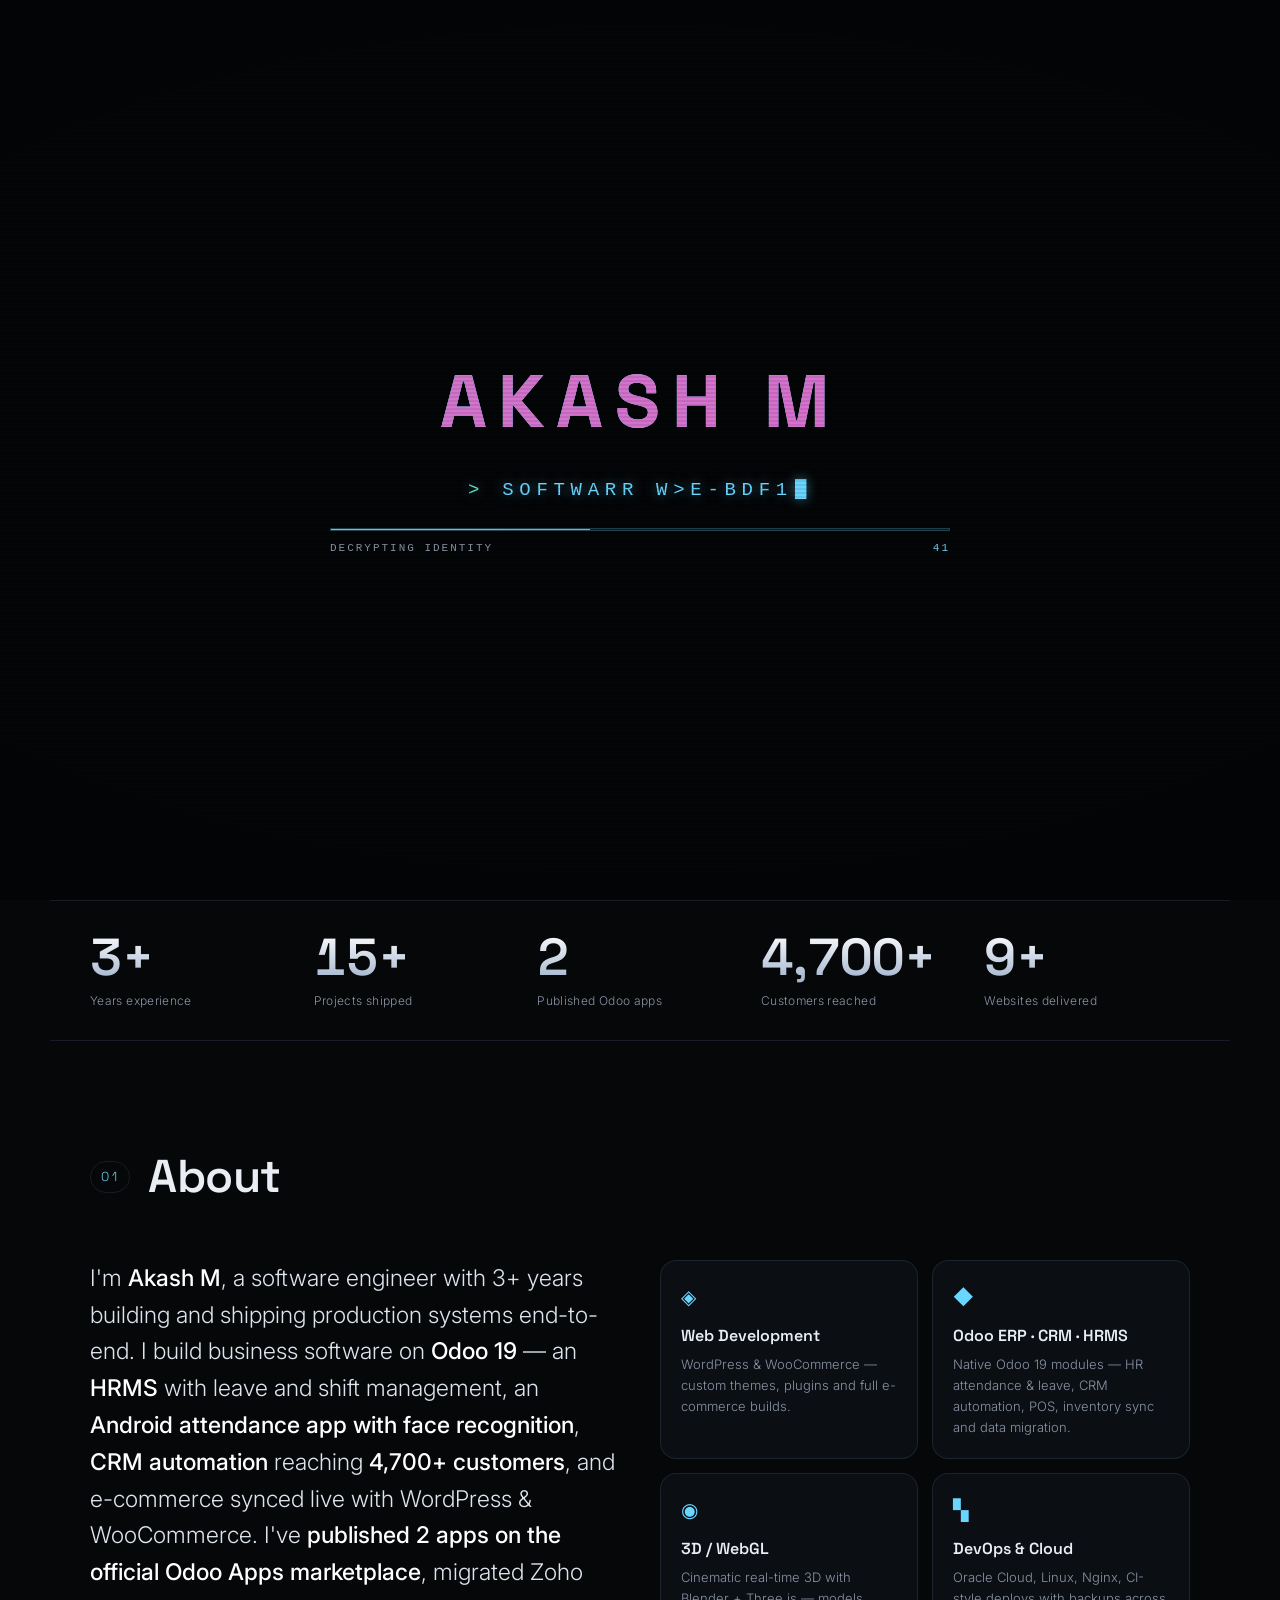
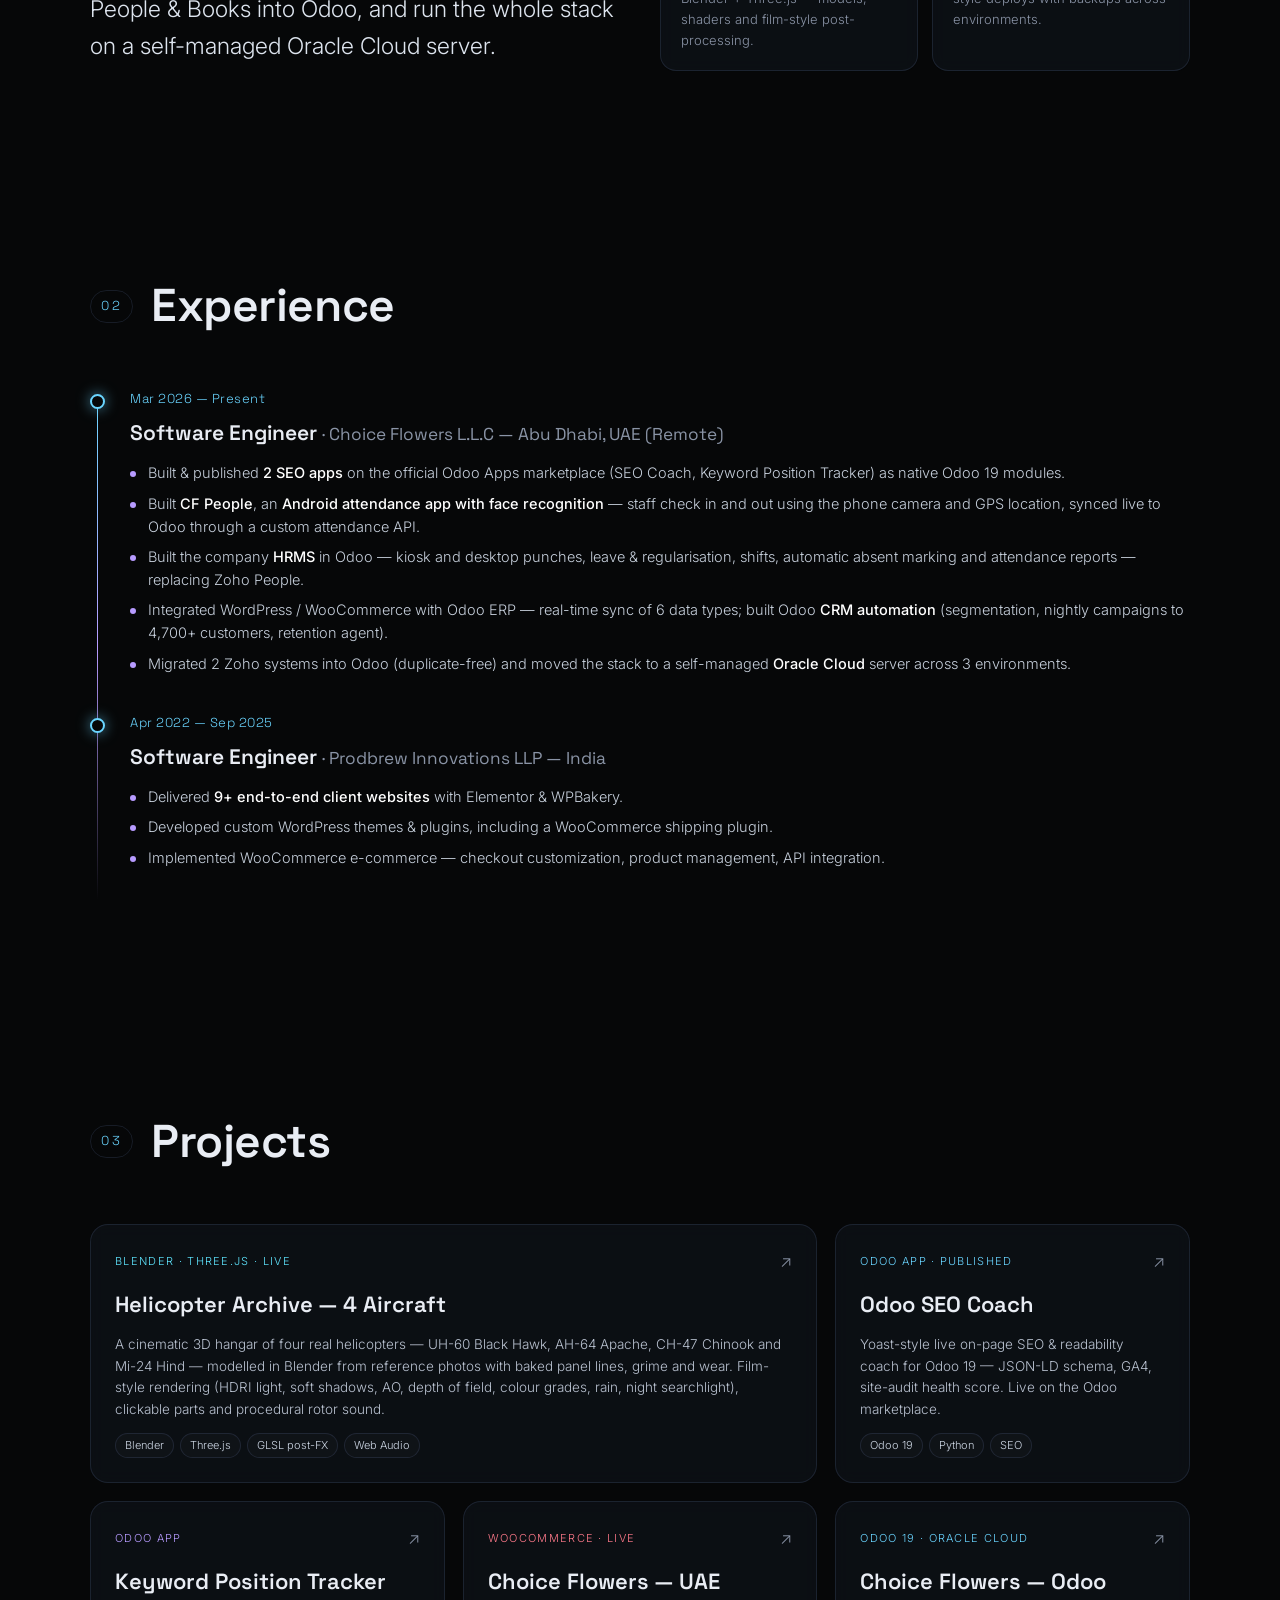
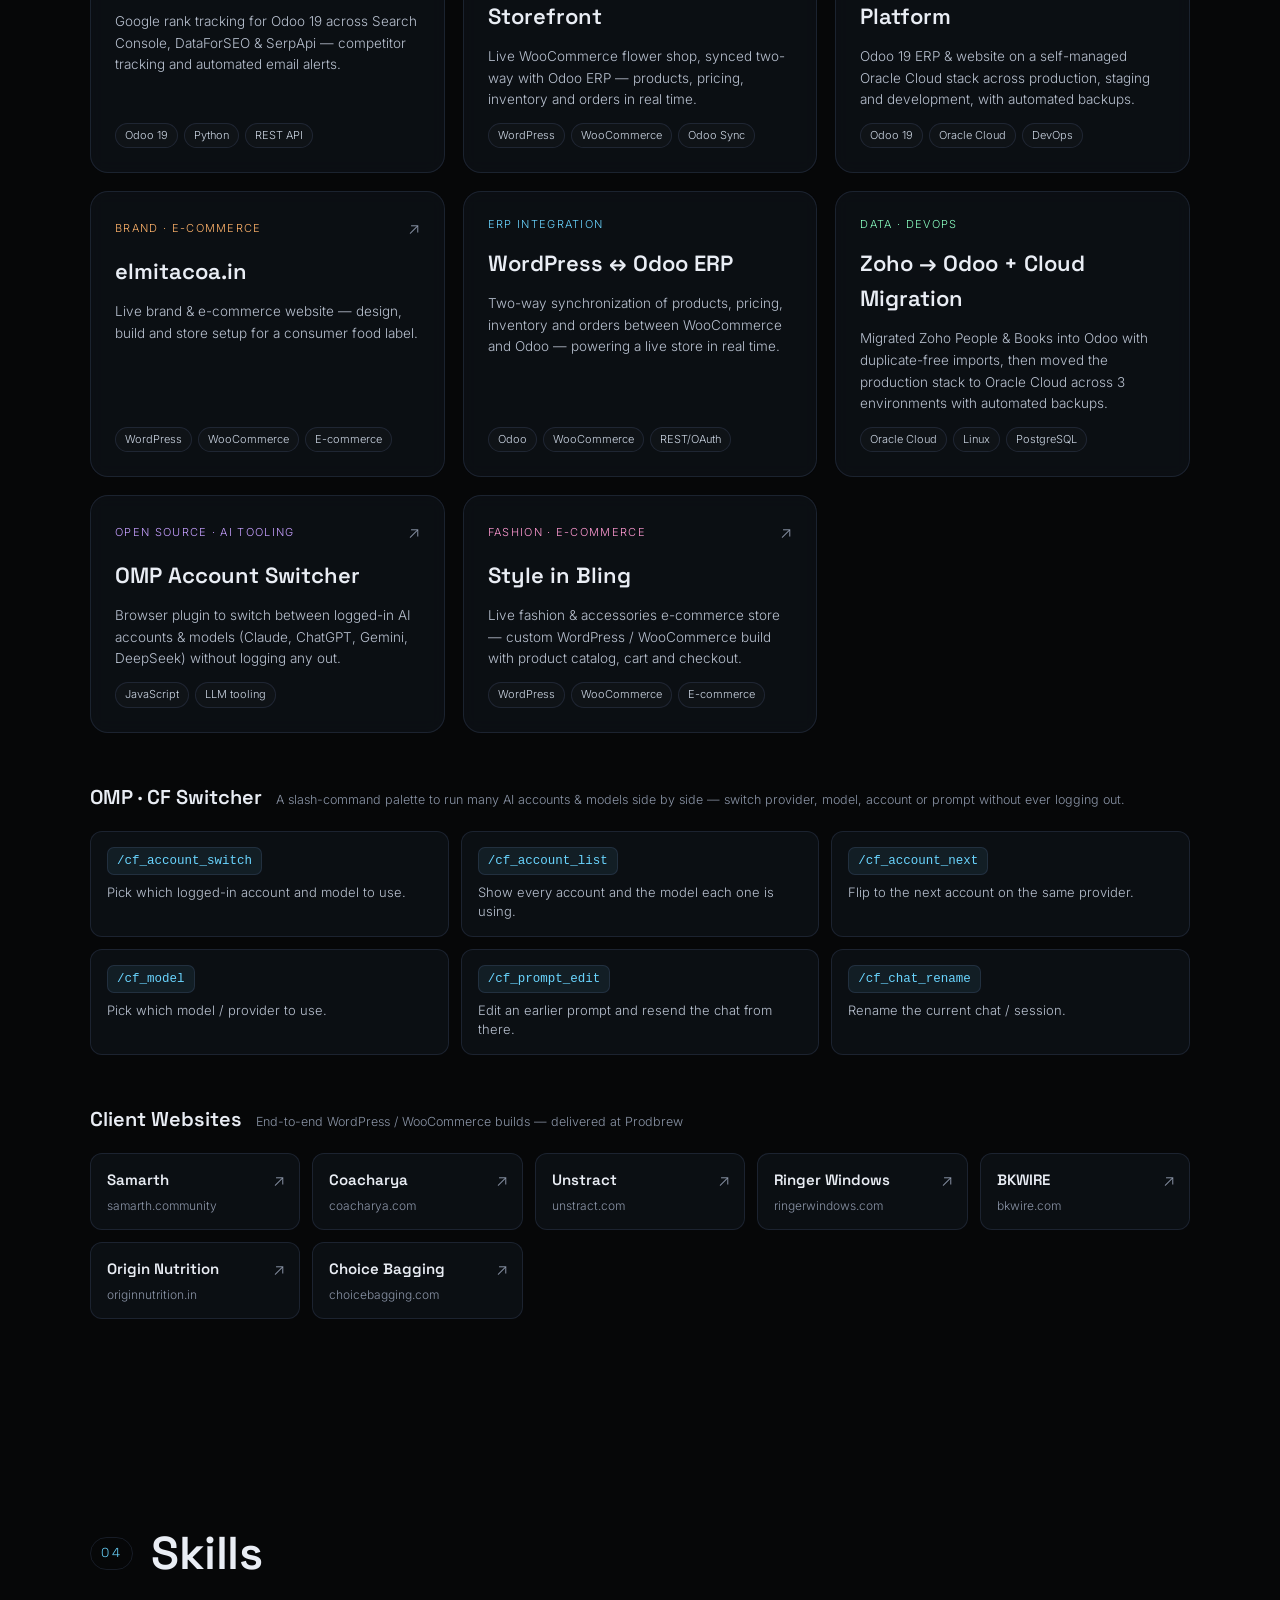
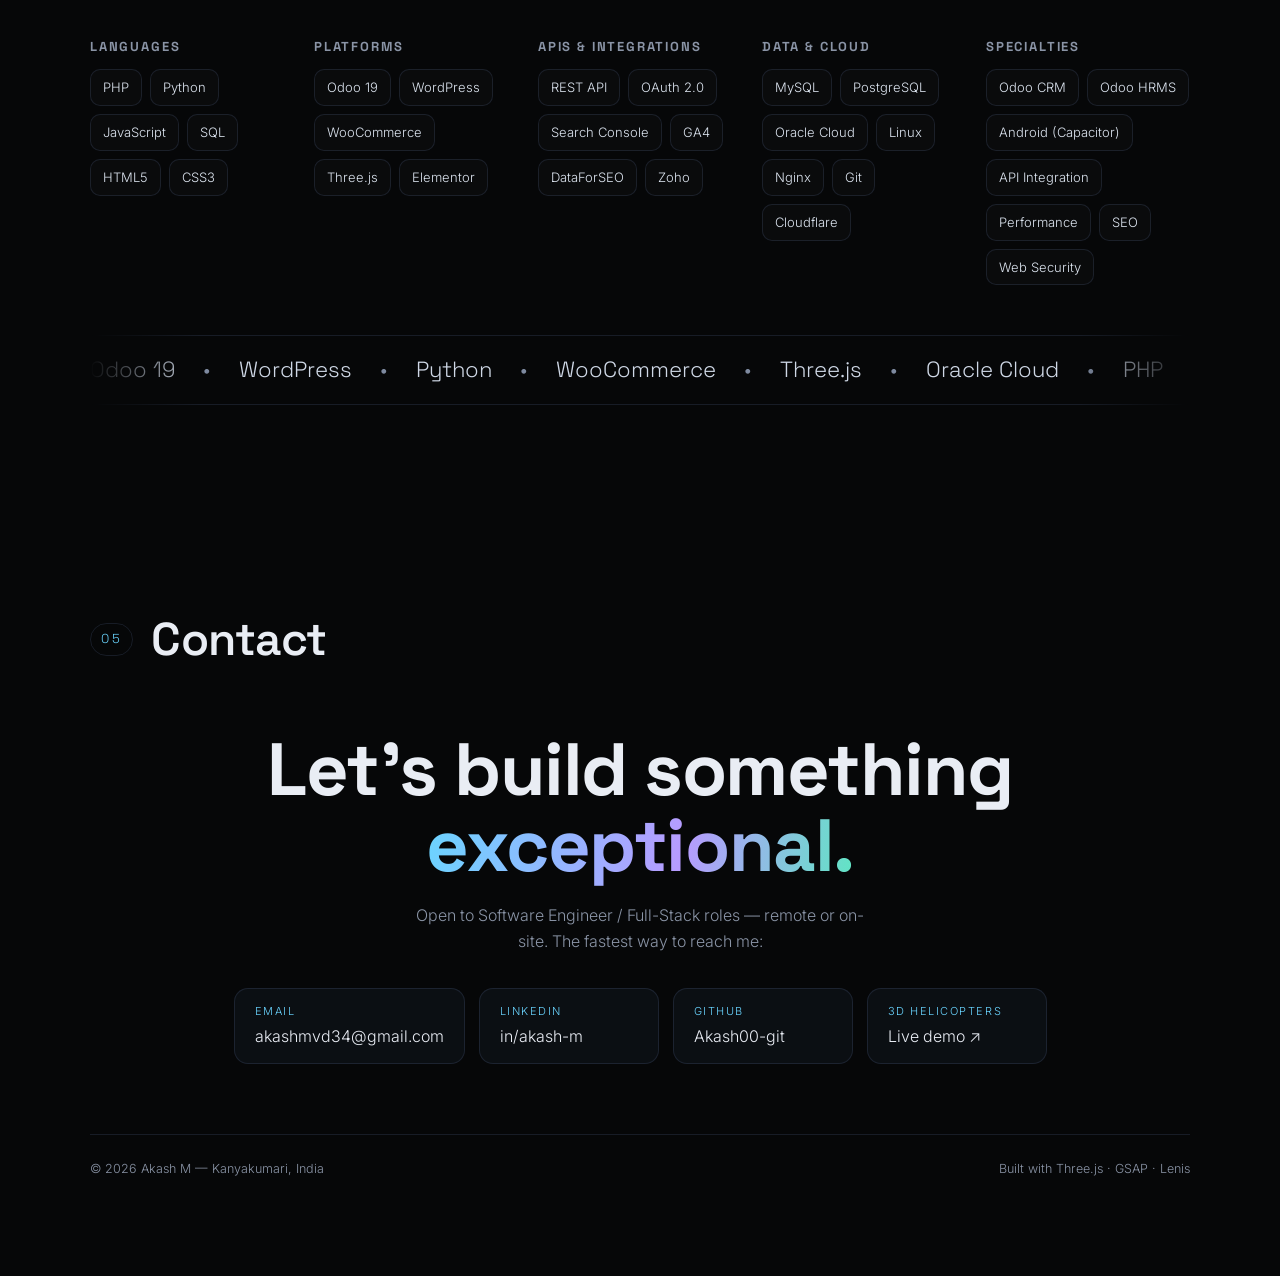
<file: index.html>
<!doctype html>
<html lang="en">
<head>
<meta charset="utf-8" />
<meta name="viewport" content="width=device-width, initial-scale=1" />
<title>Akash M — Software Engineer · Full-Stack & Odoo ERP · CRM · HRMS Developer</title>
<meta name="description" content="Akash M — Software Engineer building production web & ERP systems on Odoo 19 (CRM, HRMS, e-commerce), WordPress and WooCommerce, plus interactive 3D/WebGL experiences." />
<link rel="preconnect" href="https://fonts.googleapis.com">
<link rel="preconnect" href="https://fonts.gstatic.com" crossorigin>
<link href="https://fonts.googleapis.com/css2?family=Space+Grotesk:wght@400;500;600;700&family=Inter:wght@300;400;500;600&display=swap" rel="stylesheet">
<link rel="stylesheet" href="./css/styles.css?v=6" />
<script type="importmap">
{ "imports": { "three": "./vendor/three.module.js" } }
</script>
</head>
<body>
  <!-- scroll progress -->
  <div id="progress"></div>

  <!-- WebGL hero background -->
  <canvas id="bg"></canvas>
  <div class="grain"></div>

  <!-- preloader -->
  <div id="loader">
    <div class="boot">
      <div class="boot-name" id="bootName" data-text="AKASH M">AKASH&nbsp;M</div>
      <div class="boot-sub"><span class="boot-caret">&gt;</span> <span class="boot-decode" id="bootDecode">AKASH M</span><span class="boot-cur">&#9608;</span></div>
      <div class="boot-bar"><div class="boot-fill" id="bootFill"></div></div>
      <div class="boot-meta"><span id="bootStatus">AWAITING INPUT</span><span class="boot-pct" id="loaderPct">00</span></div>
      <div class="boot-hint" id="bootHint">&#9654; CLICK TO INITIALIZE</div>
    </div>
    <div class="scanlines"></div>
  </div>

  <!-- NAV -->
  <header id="nav">
    <a href="#home" class="brand" data-nav>Akash<span>.</span>M</a>
    <nav class="menu" id="menu">
      <a href="#home" data-nav class="active">Home</a>
      <a href="#about" data-nav>About</a>
      <a href="#experience" data-nav>Experience</a>
      <a href="#projects" data-nav>Projects</a>
      <a href="#skills" data-nav>Skills</a>
      <a href="#contact" data-nav>Contact</a>
    </nav>
    <div class="nav-right">
      <button id="sound" class="sound" title="Sound"><span class="eq"><i></i><i></i><i></i></span></button>
      <a href="./assets/Akash_M.pdf" class="btn btn-sm" target="_blank">Résumé</a>
      <button id="burger" class="burger" aria-label="Menu"><span></span><span></span></button>
    </div>
  </header>

  <main>
    <!-- HERO -->
    <section id="home" class="hero">
      <div class="hero-grid">
        <div class="hero-text reveal">
          <div class="eyebrow"><span class="dot"></span> Software Engineer · Available for work</div>
          <h1 class="hero-title"><span>AKASH</span> <span class="grad">M</span></h1>
          <div class="hero-roles">
            <span class="role-static">I build</span>
            <span class="role-rotate" id="roleRotate"><b>Odoo ERP &amp; CRM systems</b></span>
          </div>
          <p class="hero-sub">Full-stack developer crafting production web &amp; ERP platforms — WordPress, WooCommerce and Odoo 19 — plus interactive 3D / WebGL experiences with Three.js. I turn messy business requirements into reliable, maintainable systems.</p>
          <div class="hero-cta">
            <a href="#projects" class="btn btn-primary magnetic" data-nav>View my work</a>
            <a href="https://www.linkedin.com/in/akash-m-485126235" target="_blank" class="btn magnetic">LinkedIn ↗</a>
            <a href="https://github.com/Akash00-git" target="_blank" class="btn magnetic">GitHub ↗</a>
          </div>
        </div>
        <div class="hero-photo reveal">
          <div class="photo-frame tilt">
            <img src="./assets/akash.jpg" alt="Akash M" />
            <div class="photo-glow"></div>
            <div class="photo-badge"><b>3+ yrs</b><span>Full-Stack · Odoo</span></div>
          </div>
        </div>
      </div>
      <div class="scroll-hint"><span>Scroll</span><i></i></div>
    </section>

    <!-- STATS -->
    <section class="stats" id="statsSec">
      <div class="stat"><div class="num" data-count="3" data-suffix="+">0</div><div class="lab">Years experience</div></div>
      <div class="stat"><div class="num" data-count="15" data-suffix="+">0</div><div class="lab">Projects shipped</div></div>
      <div class="stat"><div class="num" data-count="2" data-suffix="">0</div><div class="lab">Published Odoo apps</div></div>
      <div class="stat"><div class="num" data-count="4700" data-suffix="+">0</div><div class="lab">Customers reached</div></div>
      <div class="stat"><div class="num" data-count="9" data-suffix="+">0</div><div class="lab">Websites delivered</div></div>
    </section>

    <!-- ABOUT -->
    <section id="about" class="section">
      <div class="sec-head reveal"><span class="sec-no">01</span><h2>About</h2></div>
      <div class="about-grid">
        <p class="about-lead reveal">I'm <b>Akash M</b>, a software engineer with 3+ years building and shipping production systems end-to-end. I build business software on <b>Odoo 19</b> — an <b>HRMS</b> with leave and shift management, an <b>Android attendance app with face recognition</b>, <b>CRM automation</b> reaching <b>4,700+ customers</b>, and e-commerce synced live with WordPress &amp; WooCommerce. I've <b>published 2 apps on the official Odoo Apps marketplace</b>, migrated Zoho People &amp; Books into Odoo, and run the whole stack on a self-managed Oracle Cloud server.</p>
        <div class="about-cards">
          <div class="mini reveal"><div class="mini-ic">◈</div><h4>Web Development</h4><p>WordPress &amp; WooCommerce — custom themes, plugins and full e-commerce builds.</p></div>
          <div class="mini reveal"><div class="mini-ic">◆</div><h4>Odoo ERP · CRM · HRMS</h4><p>Native Odoo 19 modules — HR attendance &amp; leave, CRM automation, POS, inventory sync and data migration.</p></div>
          <div class="mini reveal"><div class="mini-ic">◉</div><h4>3D / WebGL</h4><p>Cinematic real-time 3D with Blender + Three.js — models, shaders and film-style post-processing.</p></div>
          <div class="mini reveal"><div class="mini-ic">▚</div><h4>DevOps &amp; Cloud</h4><p>Oracle Cloud, Linux, Nginx, CI-style deploys with backups across environments.</p></div>
        </div>
      </div>
    </section>

    <!-- EXPERIENCE -->
    <section id="experience" class="section">
      <div class="sec-head reveal"><span class="sec-no">02</span><h2>Experience</h2></div>
      <div class="timeline">
        <div class="tl-item reveal">
          <div class="tl-dot"></div>
          <div class="tl-when">Mar 2026 — Present</div>
          <div class="tl-body">
            <h3>Software Engineer <span class="tl-co">· Choice Flowers L.L.C — Abu Dhabi, UAE (Remote)</span></h3>
            <ul>
              <li>Built &amp; published <b>2 SEO apps</b> on the official Odoo Apps marketplace (SEO Coach, Keyword Position Tracker) as native Odoo 19 modules.</li>
              <li>Built <b>CF People</b>, an <b>Android attendance app with face recognition</b> — staff check in and out using the phone camera and GPS location, synced live to Odoo through a custom attendance API.</li>
              <li>Built the company <b>HRMS</b> in Odoo — kiosk and desktop punches, leave &amp; regularisation, shifts, automatic absent marking and attendance reports — replacing Zoho People.</li>
              <li>Integrated WordPress / WooCommerce with Odoo ERP — real-time sync of 6 data types; built Odoo <b>CRM automation</b> (segmentation, nightly campaigns to 4,700+ customers, retention agent).</li>
              <li>Migrated 2 Zoho systems into Odoo (duplicate-free) and moved the stack to a self-managed <b>Oracle Cloud</b> server across 3 environments.</li>
            </ul>
          </div>
        </div>
        <div class="tl-item reveal">
          <div class="tl-dot"></div>
          <div class="tl-when">Apr 2022 — Sep 2025</div>
          <div class="tl-body">
            <h3>Software Engineer <span class="tl-co">· Prodbrew Innovations LLP — India</span></h3>
            <ul>
              <li>Delivered <b>9+ end-to-end client websites</b> with Elementor &amp; WPBakery.</li>
              <li>Developed custom WordPress themes &amp; plugins, including a WooCommerce shipping plugin.</li>
              <li>Implemented WooCommerce e-commerce — checkout customization, product management, API integration.</li>
            </ul>
          </div>
        </div>
      </div>
    </section>

    <!-- PROJECTS -->
    <section id="projects" class="section">
      <div class="sec-head reveal"><span class="sec-no">03</span><h2>Projects</h2></div>
      <div class="cards">
        <a class="card tilt reveal feat" style="--a:#5fe6ff;--b:#7dff9b" href="./projects/helicopter.html">
          <div class="card-top"><span class="kick">Blender · Three.js · Live</span><span class="arr">↗</span></div>
          <h3>Helicopter Archive — 4 Aircraft</h3>
          <p>A cinematic 3D hangar of four real helicopters — UH-60 Black Hawk, AH-64 Apache, CH-47 Chinook and Mi-24 Hind — modelled in Blender from reference photos with baked panel lines, grime and wear. Film-style rendering (HDRI light, soft shadows, AO, depth of field, colour grades, rain, night searchlight), clickable parts and procedural rotor sound.</p>
          <div class="tags"><span>Blender</span><span>Three.js</span><span>GLSL post-FX</span><span>Web Audio</span></div>
        </a>
        <a class="card tilt reveal" style="--a:#6ad5ff;--b:#4a7bff" href="https://apps.odoo.com/apps/modules/19.0/cf_seo_coach" target="_blank">
          <div class="card-top"><span class="kick">Odoo App · Published</span><span class="arr">↗</span></div>
          <h3>Odoo SEO Coach</h3>
          <p>Yoast-style live on-page SEO &amp; readability coach for Odoo 19 — JSON-LD schema, GA4, site-audit health score. Live on the Odoo marketplace.</p>
          <div class="tags"><span>Odoo 19</span><span>Python</span><span>SEO</span></div>
        </a>
        <a class="card tilt reveal" style="--a:#b79bff;--b:#7c5cff" href="https://github.com/Akash00-git/cf_keyword_tracker" target="_blank">
          <div class="card-top"><span class="kick">Odoo App</span><span class="arr">↗</span></div>
          <h3>Keyword Position Tracker</h3>
          <p>Google rank tracking for Odoo 19 across Search Console, DataForSEO &amp; SerpApi — competitor tracking and automated email alerts.</p>
          <div class="tags"><span>Odoo 19</span><span>Python</span><span>REST API</span></div>
        </a>
        <a class="card tilt reveal" style="--a:#ff7a8a;--b:#ff5fb0" href="https://www.choiceflowersuae.com/" target="_blank">
          <div class="card-top"><span class="kick">WooCommerce · Live</span><span class="arr">↗</span></div>
          <h3>Choice Flowers — UAE Storefront</h3>
          <p>Live WooCommerce flower shop, synced two-way with Odoo ERP — products, pricing, inventory and orders in real time.</p>
          <div class="tags"><span>WordPress</span><span>WooCommerce</span><span>Odoo Sync</span></div>
        </a>
        <a class="card tilt reveal" style="--a:#6ad5ff;--b:#9b7bff" href="https://www.choiceflowers.co/" target="_blank">
          <div class="card-top"><span class="kick">Odoo 19 · Oracle Cloud</span><span class="arr">↗</span></div>
          <h3>Choice Flowers — Odoo Platform</h3>
          <p>Odoo 19 ERP &amp; website on a self-managed Oracle Cloud stack across production, staging and development, with automated backups.</p>
          <div class="tags"><span>Odoo 19</span><span>Oracle Cloud</span><span>DevOps</span></div>
        </a>
        <a class="card tilt reveal" style="--a:#ffb36a;--b:#ff6a8a" href="https://elmitacoa.in/" target="_blank">
          <div class="card-top"><span class="kick">Brand · E-commerce</span><span class="arr">↗</span></div>
          <h3>elmitacoa.in</h3>
          <p>Live brand &amp; e-commerce website — design, build and store setup for a consumer food label.</p>
          <div class="tags"><span>WordPress</span><span>WooCommerce</span><span>E-commerce</span></div>
        </a>
        <div class="card tilt reveal" style="--a:#6ad5ff;--b:#9b7bff">
          <div class="card-top"><span class="kick">ERP Integration</span></div>
          <h3>WordPress ↔ Odoo ERP</h3>
          <p>Two-way synchronization of products, pricing, inventory and orders between WooCommerce and Odoo — powering a live store in real time.</p>
          <div class="tags"><span>Odoo</span><span>WooCommerce</span><span>REST/OAuth</span></div>
        </div>
        <div class="card tilt reveal" style="--a:#8affc1;--b:#4ad5ff">
          <div class="card-top"><span class="kick">Data · DevOps</span></div>
          <h3>Zoho → Odoo + Cloud Migration</h3>
          <p>Migrated Zoho People &amp; Books into Odoo with duplicate-free imports, then moved the production stack to Oracle Cloud across 3 environments with automated backups.</p>
          <div class="tags"><span>Oracle Cloud</span><span>Linux</span><span>PostgreSQL</span></div>
        </div>
        <a class="card tilt reveal" style="--a:#c6a0ff;--b:#6a8bff" href="https://github.com/Akash00-git/cf-omp-account-switcher-plugin" target="_blank">
          <div class="card-top"><span class="kick">Open source · AI tooling</span><span class="arr">↗</span></div>
          <h3>OMP Account Switcher</h3>
          <p>Browser plugin to switch between logged-in AI accounts &amp; models (Claude, ChatGPT, Gemini, DeepSeek) without logging any out.</p>
          <div class="tags"><span>JavaScript</span><span>LLM tooling</span></div>
        </a>
        <a class="card tilt reveal" style="--a:#ff9ad2;--b:#b76aff" href="https://www.styleinbling.com/" target="_blank">
          <div class="card-top"><span class="kick">Fashion · E-commerce</span><span class="arr">↗</span></div>
          <h3>Style in Bling</h3>
          <p>Live fashion &amp; accessories e-commerce store — custom WordPress / WooCommerce build with product catalog, cart and checkout.</p>
          <div class="tags"><span>WordPress</span><span>WooCommerce</span><span>E-commerce</span></div>
        </a>
      </div>

      <div class="sub-head reveal"><h3>OMP · CF Switcher</h3><span>A slash-command palette to run many AI accounts &amp; models side by side — switch provider, model, account or prompt without ever logging out.</span></div>
      <div class="cmd-grid">
        <div class="cmd reveal"><code>/cf_account_switch</code><p>Pick which logged-in account and model to use.</p></div>
        <div class="cmd reveal"><code>/cf_account_list</code><p>Show every account and the model each one is using.</p></div>
        <div class="cmd reveal"><code>/cf_account_next</code><p>Flip to the next account on the same provider.</p></div>
        <div class="cmd reveal"><code>/cf_model</code><p>Pick which model / provider to use.</p></div>
        <div class="cmd reveal"><code>/cf_prompt_edit</code><p>Edit an earlier prompt and resend the chat from there.</p></div>
        <div class="cmd reveal"><code>/cf_chat_rename</code><p>Rename the current chat / session.</p></div>
      </div>

      <div class="sub-head reveal"><h3>Client Websites</h3><span>End-to-end WordPress / WooCommerce builds — delivered at Prodbrew</span></div>
      <div class="site-grid">
        <a class="site reveal" href="https://samarth.community/" target="_blank"><b>Samarth</b><span>samarth.community</span><i>↗</i></a>
        <a class="site reveal" href="https://coacharya.com/" target="_blank"><b>Coacharya</b><span>coacharya.com</span><i>↗</i></a>
        <a class="site reveal" href="https://unstract.com/" target="_blank"><b>Unstract</b><span>unstract.com</span><i>↗</i></a>
        <a class="site reveal" href="https://www.ringerwindows.com/" target="_blank"><b>Ringer Windows</b><span>ringerwindows.com</span><i>↗</i></a>
        <a class="site reveal" href="https://bkwire.com/" target="_blank"><b>BKWIRE</b><span>bkwire.com</span><i>↗</i></a>
        <a class="site reveal" href="https://originnutrition.in/" target="_blank"><b>Origin Nutrition</b><span>originnutrition.in</span><i>↗</i></a>
        <a class="site reveal" href="https://www.choicebagging.com/" target="_blank"><b>Choice Bagging</b><span>choicebagging.com</span><i>↗</i></a>
      </div>
    </section>

    <!-- SKILLS -->
    <section id="skills" class="section">
      <div class="sec-head reveal"><span class="sec-no">04</span><h2>Skills</h2></div>
      <div class="skills-grid">
        <div class="skgroup reveal"><h4>Languages</h4><div class="chips"><span>PHP</span><span>Python</span><span>JavaScript</span><span>SQL</span><span>HTML5</span><span>CSS3</span></div></div>
        <div class="skgroup reveal"><h4>Platforms</h4><div class="chips"><span>Odoo 19</span><span>WordPress</span><span>WooCommerce</span><span>Three.js</span><span>Elementor</span></div></div>
        <div class="skgroup reveal"><h4>APIs &amp; Integrations</h4><div class="chips"><span>REST API</span><span>OAuth 2.0</span><span>Search Console</span><span>GA4</span><span>DataForSEO</span><span>Zoho</span></div></div>
        <div class="skgroup reveal"><h4>Data &amp; Cloud</h4><div class="chips"><span>MySQL</span><span>PostgreSQL</span><span>Oracle Cloud</span><span>Linux</span><span>Nginx</span><span>Git</span><span>Cloudflare</span></div></div>
        <div class="skgroup reveal"><h4>Specialties</h4><div class="chips"><span>Odoo CRM</span><span>Odoo HRMS</span><span>Android (Capacitor)</span><span>API Integration</span><span>Performance</span><span>SEO</span><span>Web Security</span></div></div>
      </div>
      <div class="marquee" aria-hidden="true"><div class="mq-track"><span>Odoo 19</span><span>•</span><span>WordPress</span><span>•</span><span>Python</span><span>•</span><span>WooCommerce</span><span>•</span><span>Three.js</span><span>•</span><span>Oracle Cloud</span><span>•</span><span>PHP</span><span>•</span><span>REST API</span><span>•</span><span>PostgreSQL</span><span>•</span><span>CRM</span><span>•</span><span>Odoo 19</span><span>•</span><span>WordPress</span><span>•</span><span>Python</span><span>•</span><span>WooCommerce</span><span>•</span><span>Three.js</span><span>•</span><span>Oracle Cloud</span><span>•</span><span>PHP</span><span>•</span><span>REST API</span><span>•</span><span>PostgreSQL</span><span>•</span><span>CRM</span><span>•</span></div></div>
    </section>

    <!-- CONTACT -->
    <section id="contact" class="section contact">
      <div class="sec-head reveal"><span class="sec-no">05</span><h2>Contact</h2></div>
      <div class="contact-inner reveal">
        <h3 class="contact-big">Let's build something<br><span class="grad">exceptional.</span></h3>
        <p class="contact-sub">Open to Software Engineer / Full-Stack roles — remote or on-site. The fastest way to reach me:</p>
        <div class="contact-links">
          <a href="mailto:akashmvd34@gmail.com" class="clink magnetic"><span>Email</span>akashmvd34@gmail.com</a>
          <a href="https://www.linkedin.com/in/akash-m-485126235" target="_blank" class="clink magnetic"><span>LinkedIn</span>in/akash-m</a>
          <a href="https://github.com/Akash00-git" target="_blank" class="clink magnetic"><span>GitHub</span>Akash00-git</a>
          <a href="https://akash00-git.github.io/helicopter/" target="_blank" class="clink magnetic"><span>3D Helicopters</span>Live demo ↗</a>
        </div>
      </div>
      <footer class="footer">
        <span>© 2026 Akash M — Kanyakumari, India</span>
        <span>Built with Three.js · GSAP · Lenis</span>
      </footer>
    </section>
  </main>

  <script src="./vendor/gsap.min.js"></script>
  <script src="./vendor/ScrollTrigger.min.js"></script>
  <script src="./vendor/lenis.min.js"></script>
  <script type="module" src="./js/main.js?v=7"></script>
</body>
</html>
</file>
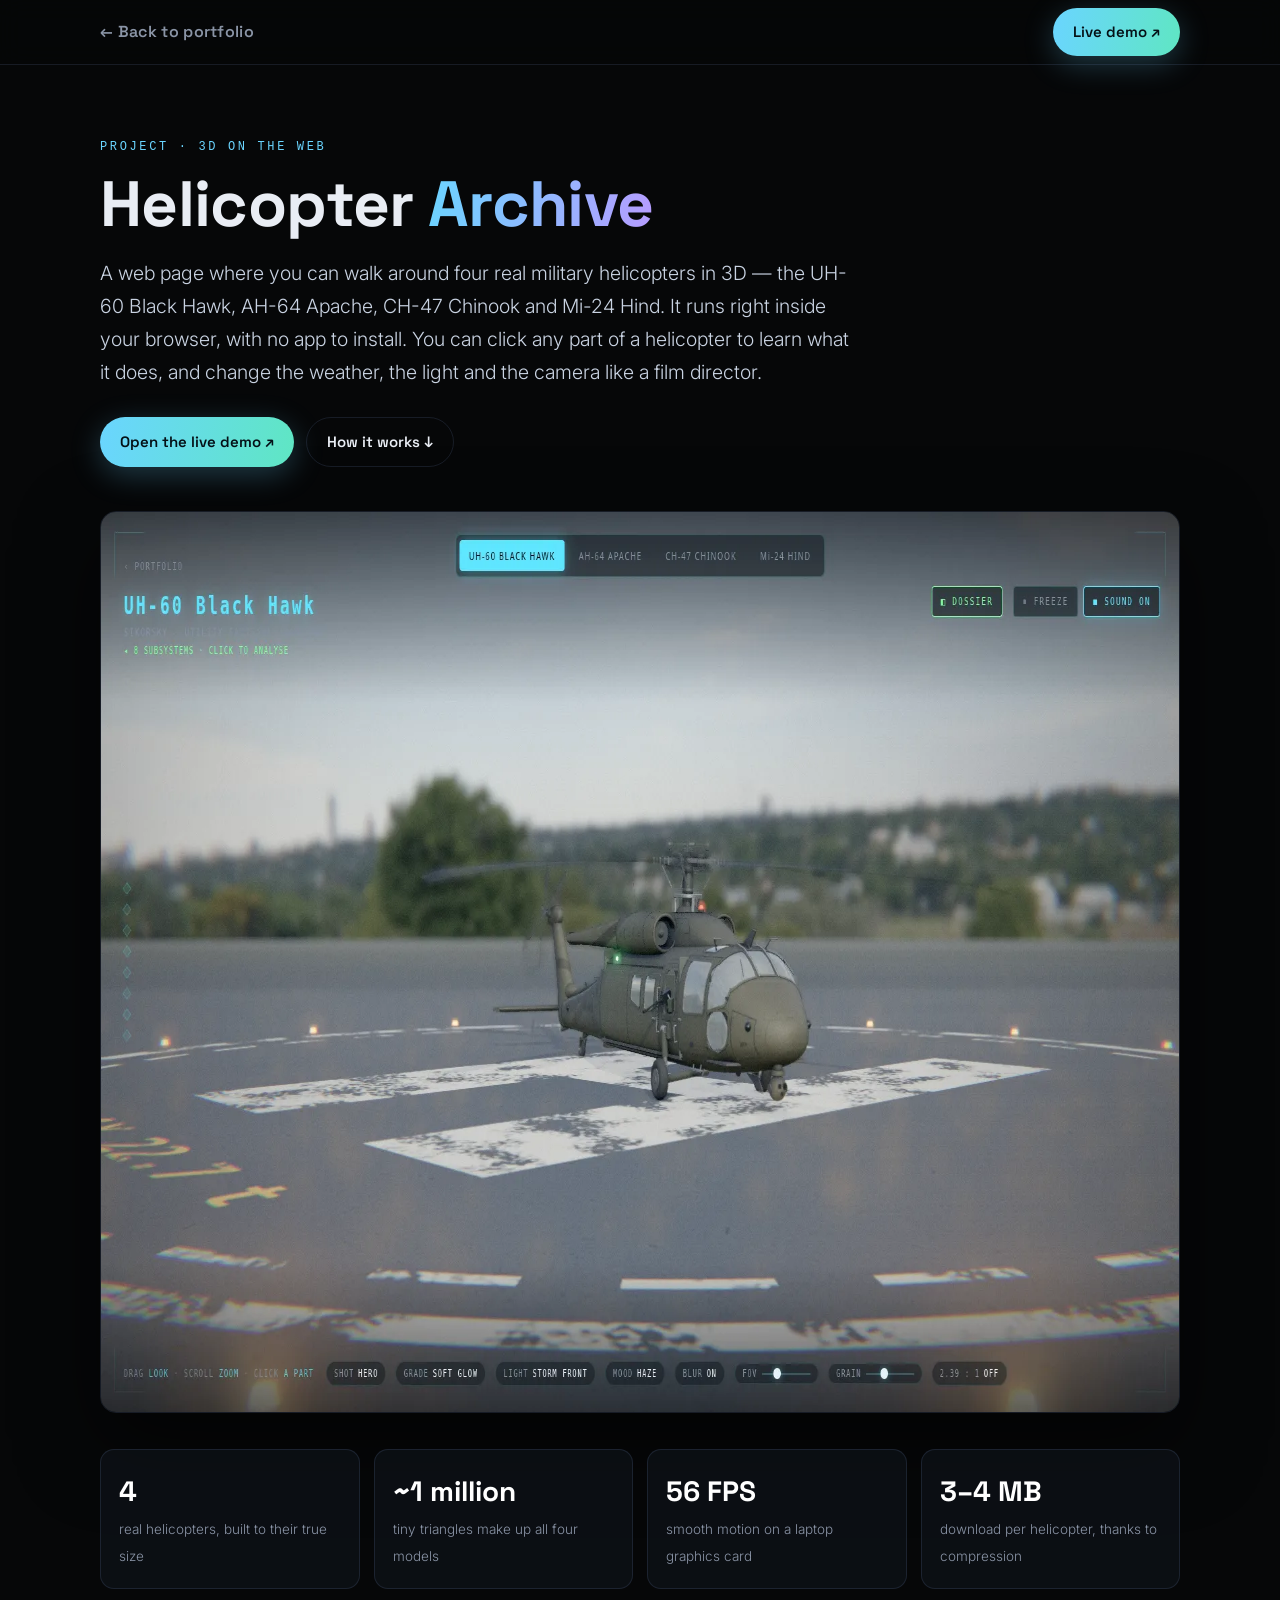
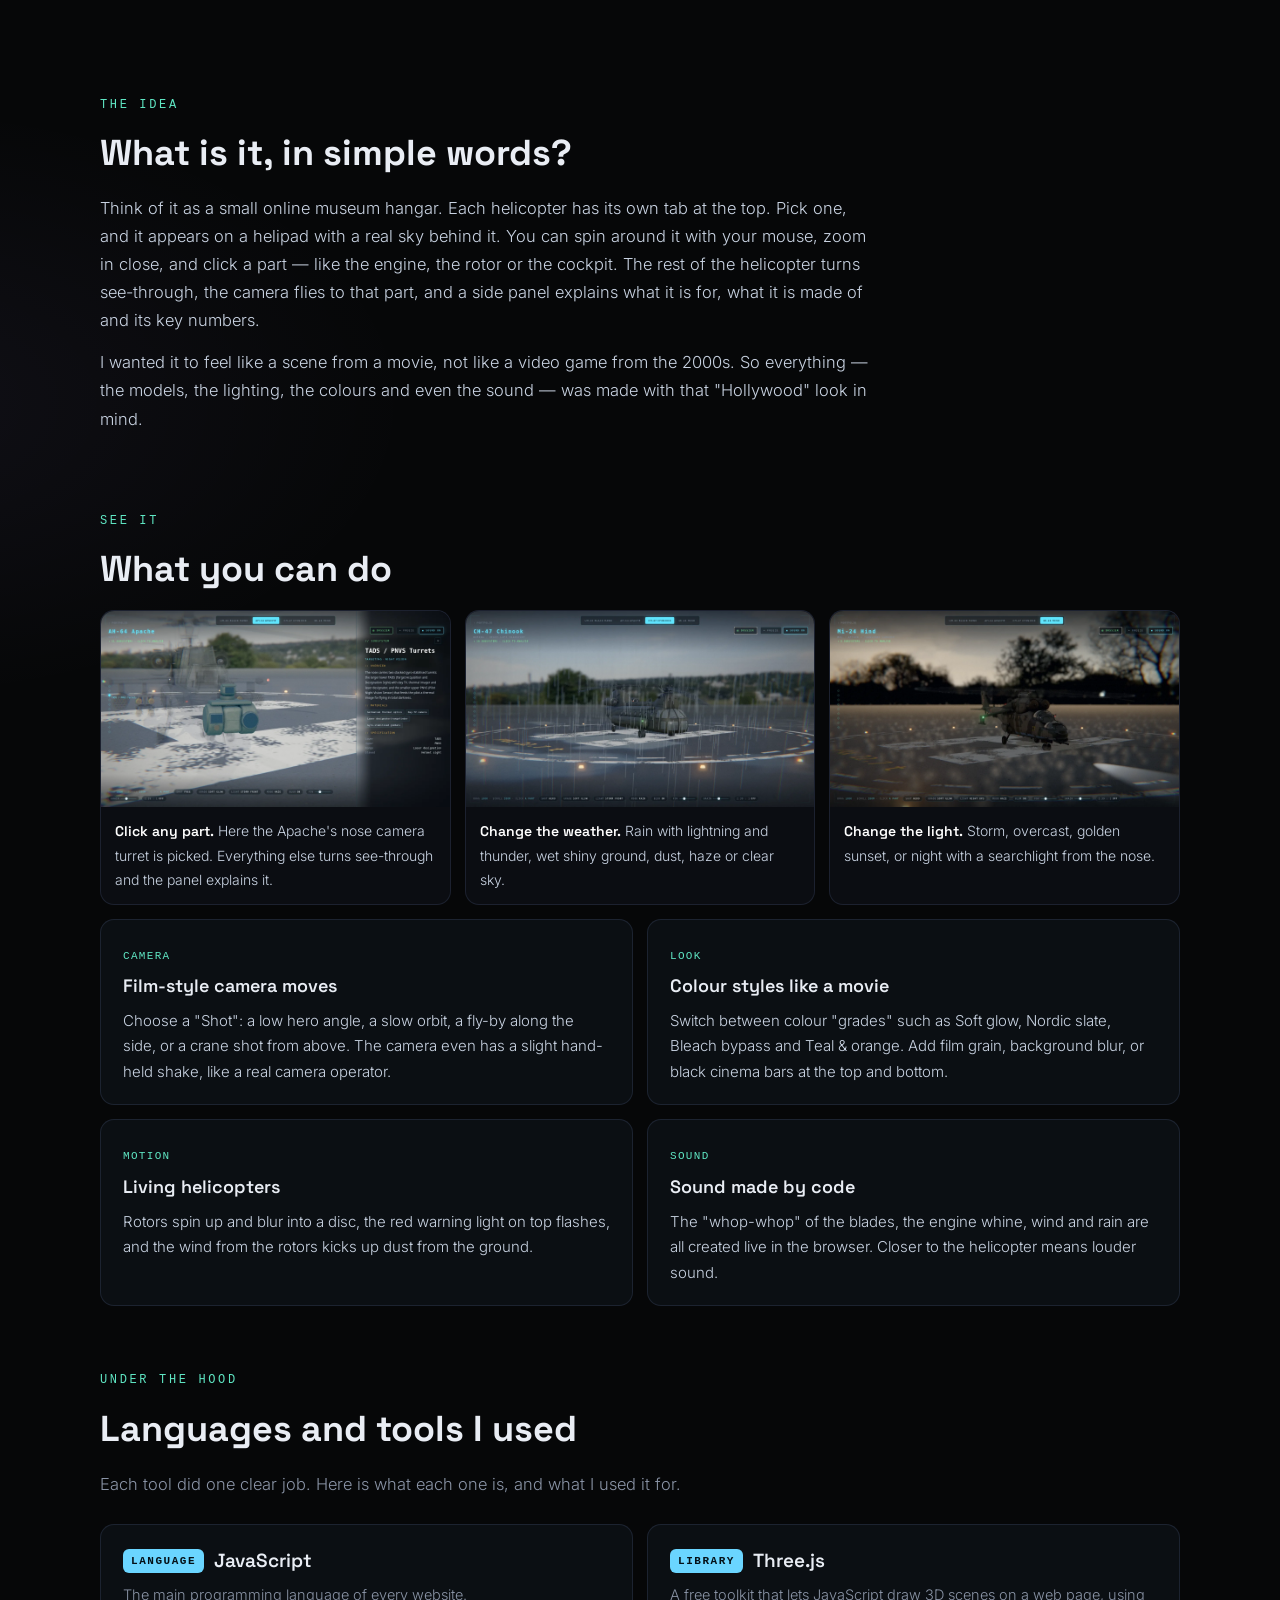
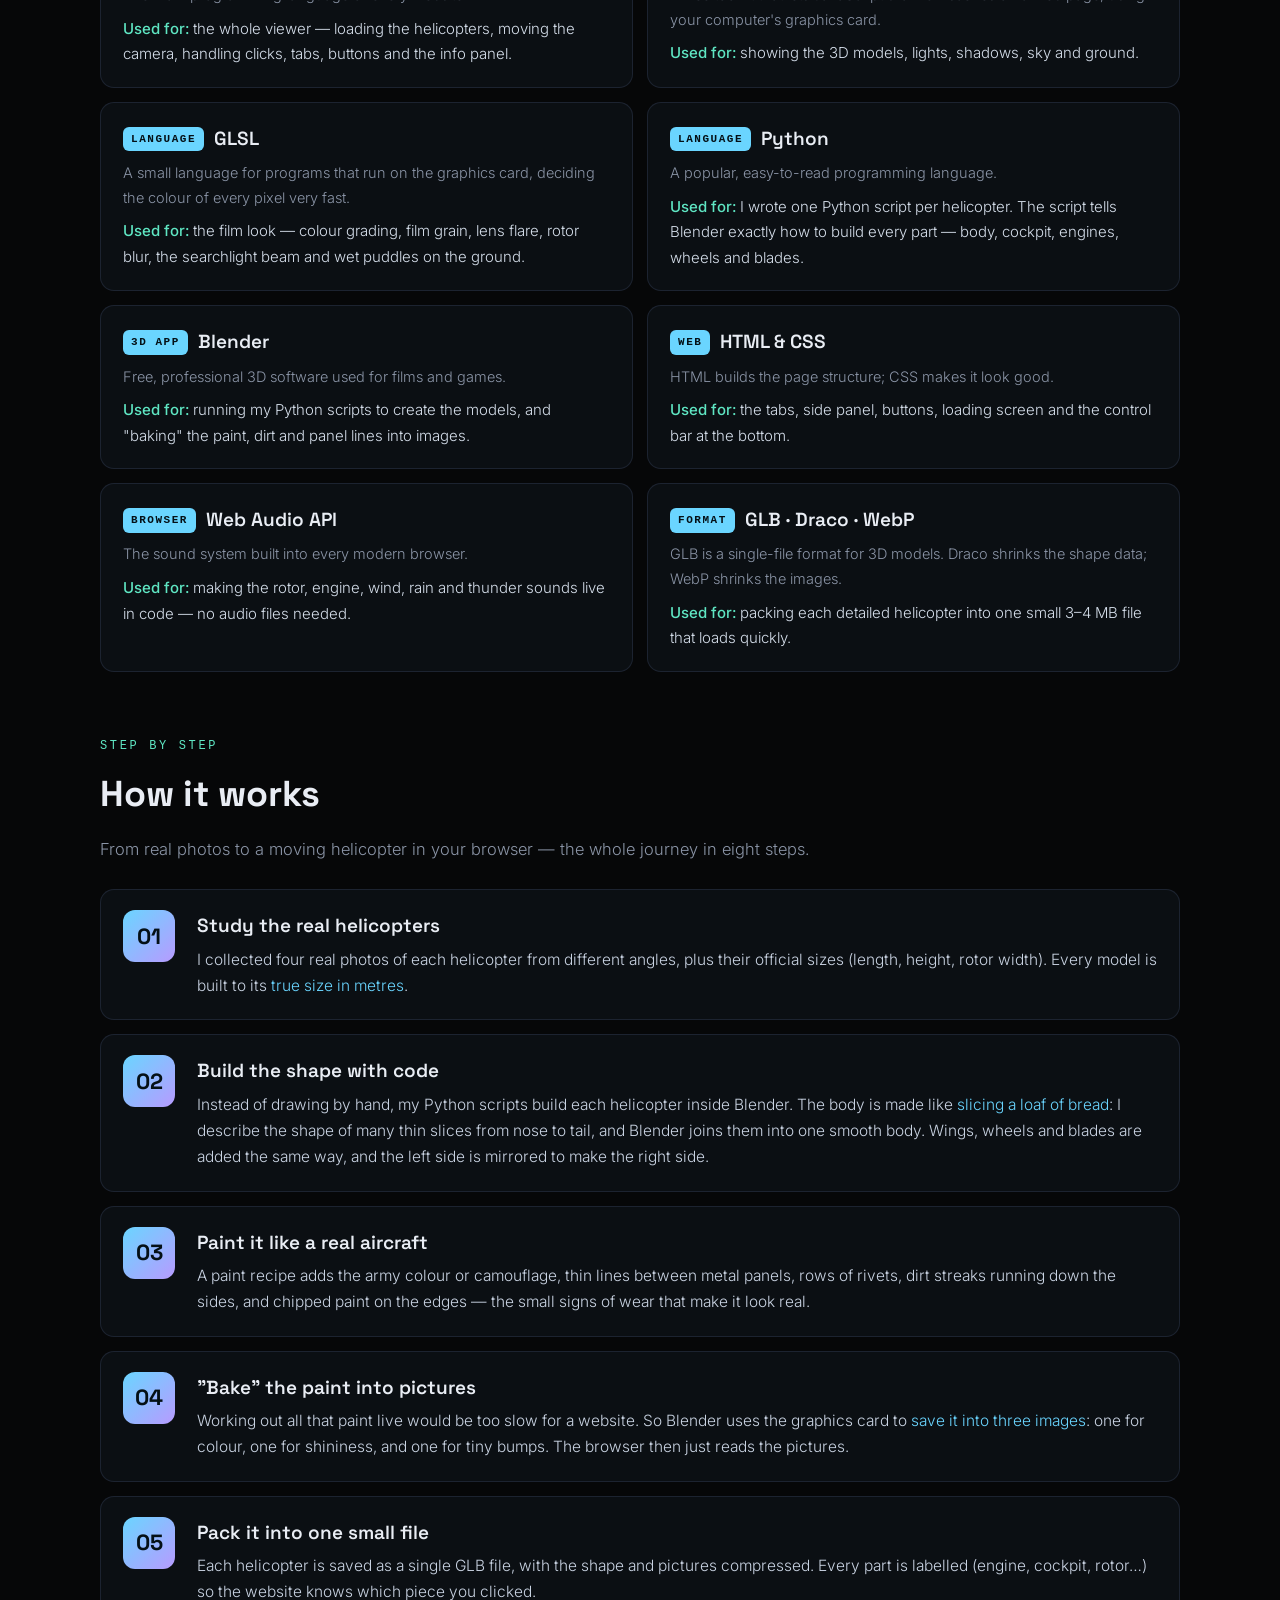
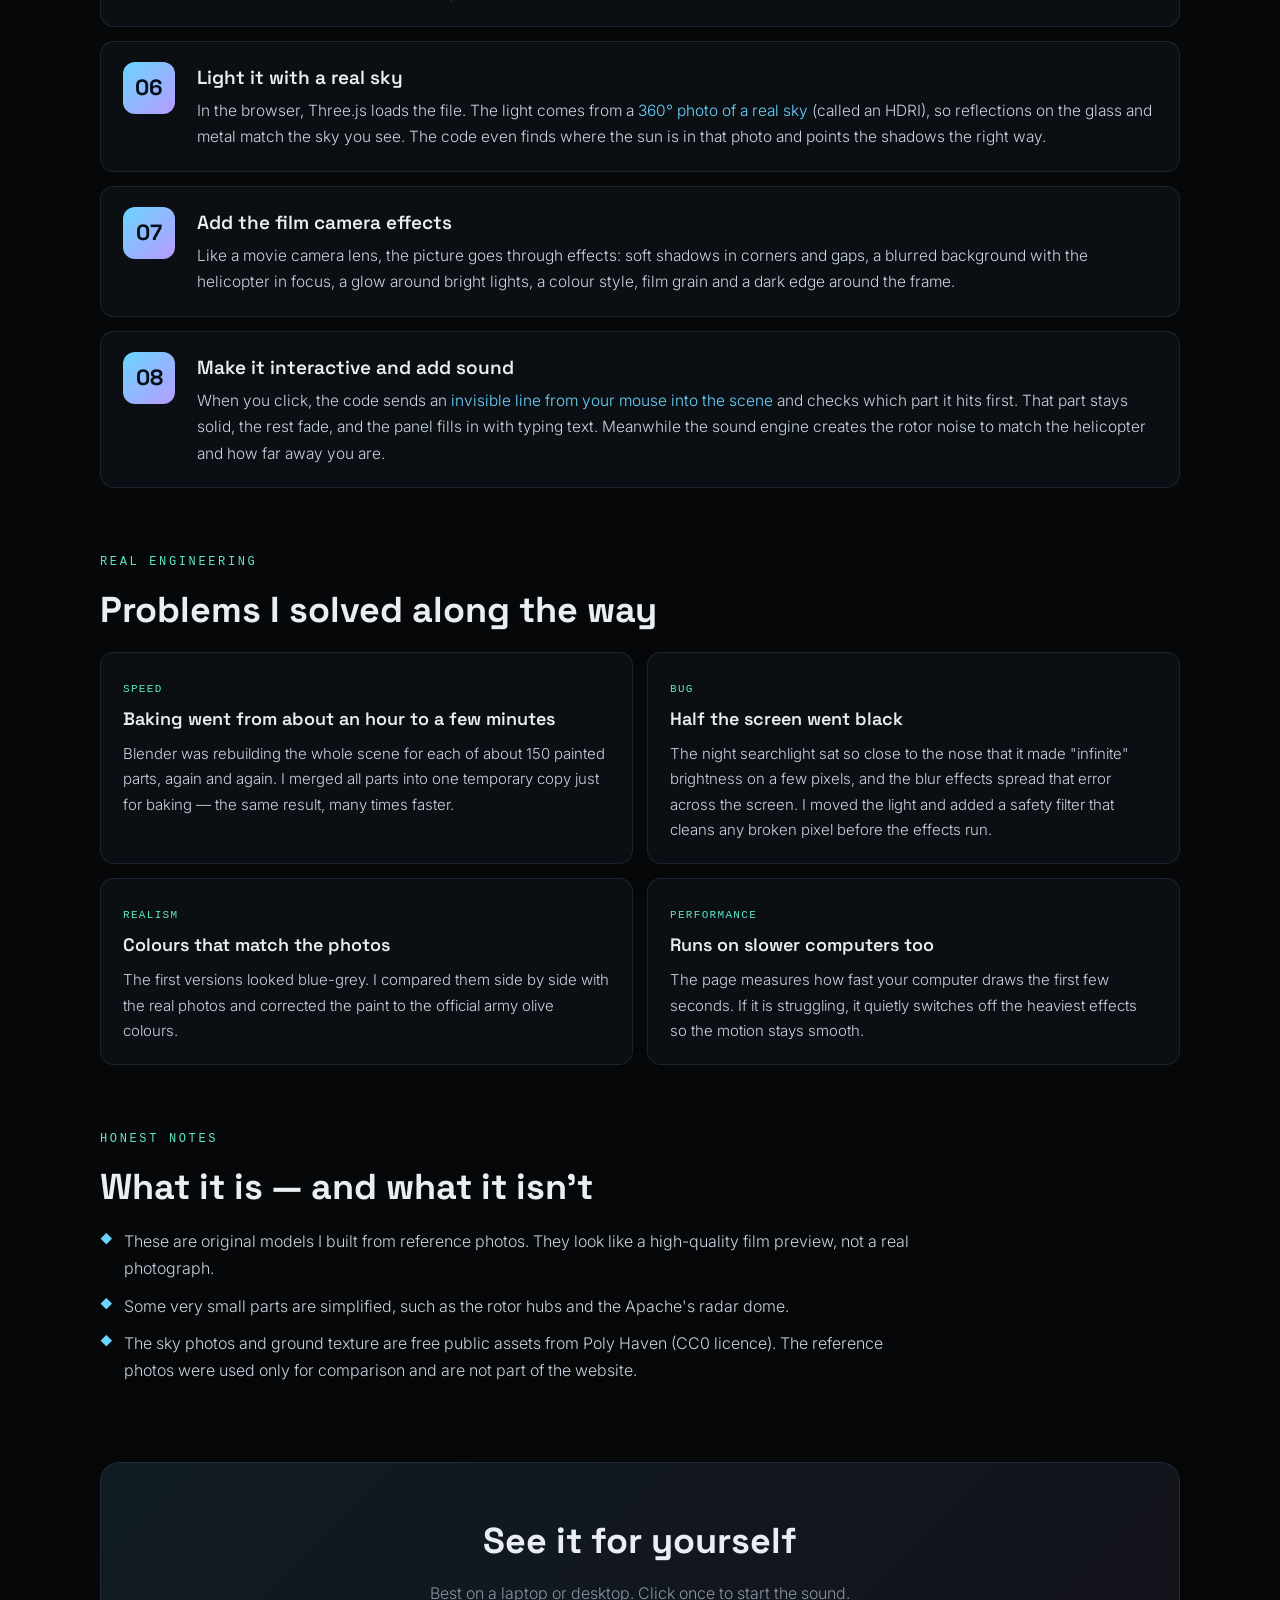
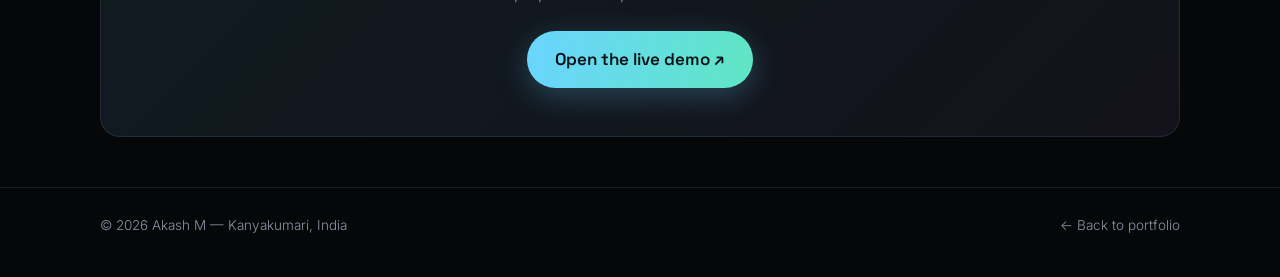
<file: projects/helicopter.html>
<!doctype html>
<html lang="en">
<head>
<meta charset="utf-8" />
<meta name="viewport" content="width=device-width, initial-scale=1, viewport-fit=cover" />
<title>Helicopter Archive — How it was built · Akash M</title>
<meta name="description" content="How the Helicopter Archive was built: four real helicopters modelled in Blender with Python, shown in the browser with Three.js, GLSL film effects and live sound — explained in plain words." />
<link rel="preconnect" href="https://fonts.googleapis.com">
<link rel="preconnect" href="https://fonts.gstatic.com" crossorigin>
<link href="https://fonts.googleapis.com/css2?family=Space+Grotesk:wght@400;500;600;700&family=Inter:wght@300;400;500;600&display=swap" rel="stylesheet">
<style>
  :root{ --bg:#060708; --bg2:#0b0d12; --fg:#e9edf4; --muted:#8a94a6; --line:rgba(150,180,255,.12);
    --c1:#6ad5ff; --c2:#b79bff; --c3:#5fe6c3; --glass:rgba(18,22,30,.55); --maxw:1080px;
    --ff-d:"Space Grotesk",ui-sans-serif,system-ui,sans-serif; --ff-b:"Inter",ui-sans-serif,system-ui,-apple-system,sans-serif; }
  *{ margin:0; padding:0; box-sizing:border-box; }
  body{ background:radial-gradient(1200px 600px at 80% -10%,rgba(106,213,255,.08),transparent 60%),radial-gradient(900px 500px at -10% 30%,rgba(183,155,255,.06),transparent 60%),var(--bg);
    color:var(--fg); font-family:var(--ff-b); font-weight:300; line-height:1.7; -webkit-font-smoothing:antialiased; }
  a{ color:inherit; text-decoration:none; }
  img{ display:block; max-width:100%; }
  .wrap{ width:min(var(--maxw),90vw); margin:0 auto; }

  /* top bar */
  .top{ position:sticky; top:0; z-index:20; backdrop-filter:blur(12px); background:rgba(6,7,8,.72); border-bottom:1px solid var(--line); }
  .top .wrap{ display:flex; align-items:center; justify-content:space-between; height:64px; }
  .back{ font-family:var(--ff-d); font-weight:600; letter-spacing:.02em; color:var(--muted); transition:.2s; } .back:hover{ color:var(--fg); }
  .btn{ display:inline-flex; align-items:center; gap:8px; font-family:var(--ff-d); font-weight:600; font-size:15px; padding:11px 20px; border-radius:999px; border:1px solid var(--line); transition:.25s; }
  .btn-live{ color:#041016; background:linear-gradient(100deg,var(--c1),var(--c3)); border:0; box-shadow:0 8px 30px rgba(106,213,255,.25); }
  .btn-live:hover{ transform:translateY(-2px); box-shadow:0 12px 40px rgba(106,213,255,.4); }
  .btn-ghost:hover{ border-color:var(--c1); color:var(--c1); }

  /* hero */
  .hero{ padding:72px 0 40px; }
  .kick{ font-family:ui-monospace,Menlo,monospace; font-size:12px; letter-spacing:.22em; text-transform:uppercase; color:var(--c1); }
  h1{ font-family:var(--ff-d); font-size:clamp(38px,6vw,64px); font-weight:700; line-height:1.05; margin:14px 0 18px; letter-spacing:-.01em; }
  h1 span{ background:linear-gradient(100deg,var(--c1),var(--c2)); -webkit-background-clip:text; background-clip:text; color:transparent; }
  .lead{ font-size:clamp(17px,2vw,19.5px); color:#c9d3e2; max-width:760px; }
  .cta{ display:flex; flex-wrap:wrap; gap:12px; margin-top:28px; }
  .shot{ margin-top:44px; border-radius:16px; overflow:hidden; border:1px solid var(--line); box-shadow:0 30px 80px rgba(0,0,0,.55); }

  /* facts */
  .facts{ display:grid; grid-template-columns:repeat(4,1fr); gap:14px; margin:36px 0 10px; }
  .fact{ background:var(--glass); border:1px solid var(--line); border-radius:14px; padding:18px; }
  .fact b{ display:block; font-family:var(--ff-d); font-size:28px; font-weight:700; color:#fff; }
  .fact span{ font-size:13.5px; color:var(--muted); }

  section{ padding:56px 0 8px; }
  h2{ font-family:var(--ff-d); font-size:clamp(26px,3.4vw,36px); font-weight:700; margin-bottom:10px; }
  h2 small{ display:block; font-family:ui-monospace,Menlo,monospace; font-size:12px; letter-spacing:.22em; color:var(--c3); font-weight:500; margin-bottom:8px; text-transform:uppercase; }
  .sub{ color:var(--muted); max-width:760px; margin-bottom:26px; font-size:16.5px; }
  p.body{ color:#c9d3e2; font-size:16.5px; max-width:780px; margin-bottom:14px; }

  /* tools */
  .tools{ display:grid; grid-template-columns:repeat(2,1fr); gap:14px; }
  .tool{ background:var(--glass); border:1px solid var(--line); border-radius:14px; padding:20px 22px; transition:.25s; }
  .tool:hover{ border-color:rgba(106,213,255,.35); transform:translateY(-2px); }
  .tool h3{ font-family:var(--ff-d); font-size:19px; font-weight:600; display:flex; align-items:center; gap:10px; }
  .tool h3 i{ font-style:normal; font-family:ui-monospace,Menlo,monospace; font-size:11px; letter-spacing:.14em; color:#041016; background:var(--c1); padding:3px 8px; border-radius:6px; }
  .tool .what{ color:var(--muted); font-size:14.5px; margin:6px 0 8px; }
  .tool .used{ color:#d5deea; font-size:15px; }
  .tool .used b{ color:var(--c3); font-weight:500; }

  /* steps */
  .steps{ counter-reset:s; display:grid; gap:14px; }
  .step{ position:relative; display:grid; grid-template-columns:56px 1fr; gap:18px; background:var(--glass); border:1px solid var(--line); border-radius:14px; padding:20px 22px; }
  .step::before{ counter-increment:s; content:counter(s,decimal-leading-zero); font-family:var(--ff-d); font-weight:700; font-size:22px; width:52px; height:52px; display:grid; place-items:center; border-radius:12px; color:#041016; background:linear-gradient(135deg,var(--c1),var(--c2)); }
  .step h3{ font-family:var(--ff-d); font-size:19px; font-weight:600; margin-bottom:4px; }
  .step p{ color:#c9d3e2; font-size:15.5px; }
  .step p em{ color:var(--c1); font-style:normal; }

  /* gallery */
  .gallery{ display:grid; grid-template-columns:repeat(3,1fr); gap:14px; }
  figure{ border-radius:14px; overflow:hidden; border:1px solid var(--line); background:var(--bg2); }
  figcaption{ padding:12px 14px; font-size:14px; color:#c9d3e2; }
  figcaption b{ color:#fff; font-family:var(--ff-d); font-weight:600; }

  /* features + problems */
  .grid2{ display:grid; grid-template-columns:repeat(2,1fr); gap:14px; }
  .card{ background:var(--glass); border:1px solid var(--line); border-radius:14px; padding:20px 22px; }
  .card h3{ font-family:var(--ff-d); font-size:18px; font-weight:600; margin-bottom:6px; }
  .card p{ color:#c9d3e2; font-size:15px; }
  .card .tag{ display:inline-block; font-family:ui-monospace,Menlo,monospace; font-size:11px; letter-spacing:.12em; color:var(--c3); margin-bottom:6px; text-transform:uppercase; }
  ul.plain{ list-style:none; display:grid; gap:10px; max-width:820px; }
  ul.plain li{ position:relative; padding-left:24px; color:#c9d3e2; font-size:16px; }
  ul.plain li::before{ content:"◆"; position:absolute; left:0; top:1px; color:var(--c1); font-size:12px; }

  /* end CTA */
  .end{ margin:70px 0 50px; text-align:center; background:linear-gradient(135deg,rgba(106,213,255,.10),rgba(183,155,255,.08)); border:1px solid var(--line); border-radius:20px; padding:48px 24px; }
  .end h2{ margin-bottom:8px; }
  .end p{ color:var(--muted); margin-bottom:24px; }
  .end .btn-live{ font-size:17px; padding:14px 28px; }
  footer{ border-top:1px solid var(--line); padding:26px 0 40px; color:var(--muted); font-size:13.5px; }
  footer .wrap{ display:flex; flex-wrap:wrap; gap:10px; justify-content:space-between; }

  @media (max-width:820px){
    .facts{ grid-template-columns:repeat(2,1fr); } .tools,.grid2,.gallery{ grid-template-columns:1fr; }
    .step{ grid-template-columns:1fr; } .top .btn{ padding:9px 15px; font-size:14px; }
  }
</style>
</head>
<body>

<header class="top">
  <div class="wrap">
    <a class="back" href="../#projects">← Back to portfolio</a>
    <a class="btn btn-live" href="../helicopter/" target="_blank" rel="noopener">Live demo ↗</a>
  </div>
</header>

<main class="wrap">

  <!-- HERO -->
  <div class="hero">
    <div class="kick">Project · 3D on the web</div>
    <h1>Helicopter <span>Archive</span></h1>
    <p class="lead">A web page where you can walk around four real military helicopters in 3D — the UH-60 Black Hawk, AH-64 Apache, CH-47 Chinook and Mi-24 Hind. It runs right inside your browser, with no app to install. You can click any part of a helicopter to learn what it does, and change the weather, the light and the camera like a film director.</p>
    <div class="cta">
      <a class="btn btn-live" href="../helicopter/" target="_blank" rel="noopener">Open the live demo ↗</a>
      <a class="btn btn-ghost" href="#how">How it works ↓</a>
    </div>
    <div class="shot"><img src="./img/blackhawk.webp" alt="UH-60 Black Hawk standing on a helipad in the 3D viewer" width="1600" height="900"></div>
    <div class="facts">
      <div class="fact"><b>4</b><span>real helicopters, built to their true size</span></div>
      <div class="fact"><b>~1 million</b><span>tiny triangles make up all four models</span></div>
      <div class="fact"><b>56 FPS</b><span>smooth motion on a laptop graphics card</span></div>
      <div class="fact"><b>3–4 MB</b><span>download per helicopter, thanks to compression</span></div>
    </div>
  </div>

  <!-- WHAT -->
  <section>
    <h2><small>The idea</small>What is it, in simple words?</h2>
    <p class="body">Think of it as a small online museum hangar. Each helicopter has its own tab at the top. Pick one, and it appears on a helipad with a real sky behind it. You can spin around it with your mouse, zoom in close, and click a part — like the engine, the rotor or the cockpit. The rest of the helicopter turns see-through, the camera flies to that part, and a side panel explains what it is for, what it is made of and its key numbers.</p>
    <p class="body">I wanted it to feel like a scene from a movie, not like a video game from the 2000s. So everything — the models, the lighting, the colours and even the sound — was made with that "Hollywood" look in mind.</p>
  </section>

  <!-- GALLERY -->
  <section>
    <h2><small>See it</small>What you can do</h2>
    <div class="gallery">
      <figure><img src="./img/apache-part.webp" alt="Apache with its nose sensor turret selected and explained in the side panel" loading="lazy"><figcaption><b>Click any part.</b> Here the Apache's nose camera turret is picked. Everything else turns see-through and the panel explains it.</figcaption></figure>
      <figure><img src="./img/chinook-rain.webp" alt="Chinook in rain with wet ground reflections" loading="lazy"><figcaption><b>Change the weather.</b> Rain with lightning and thunder, wet shiny ground, dust, haze or clear sky.</figcaption></figure>
      <figure><img src="./img/hind-night.webp" alt="Mi-24 Hind at night with a searchlight" loading="lazy"><figcaption><b>Change the light.</b> Storm, overcast, golden sunset, or night with a searchlight from the nose.</figcaption></figure>
    </div>
    <div class="grid2" style="margin-top:14px">
      <div class="card"><span class="tag">Camera</span><h3>Film-style camera moves</h3><p>Choose a "Shot": a low hero angle, a slow orbit, a fly-by along the side, or a crane shot from above. The camera even has a slight hand-held shake, like a real camera operator.</p></div>
      <div class="card"><span class="tag">Look</span><h3>Colour styles like a movie</h3><p>Switch between colour "grades" such as Soft glow, Nordic slate, Bleach bypass and Teal &amp; orange. Add film grain, background blur, or black cinema bars at the top and bottom.</p></div>
      <div class="card"><span class="tag">Motion</span><h3>Living helicopters</h3><p>Rotors spin up and blur into a disc, the red warning light on top flashes, and the wind from the rotors kicks up dust from the ground.</p></div>
      <div class="card"><span class="tag">Sound</span><h3>Sound made by code</h3><p>The "whop-whop" of the blades, the engine whine, wind and rain are all created live in the browser. Closer to the helicopter means louder sound.</p></div>
    </div>
  </section>

  <!-- TOOLS -->
  <section>
    <h2><small>Under the hood</small>Languages and tools I used</h2>
    <p class="sub">Each tool did one clear job. Here is what each one is, and what I used it for.</p>
    <div class="tools">
      <div class="tool"><h3><i>LANGUAGE</i> JavaScript</h3><p class="what">The main programming language of every website.</p><p class="used"><b>Used for:</b> the whole viewer — loading the helicopters, moving the camera, handling clicks, tabs, buttons and the info panel.</p></div>
      <div class="tool"><h3><i>LIBRARY</i> Three.js</h3><p class="what">A free toolkit that lets JavaScript draw 3D scenes on a web page, using your computer's graphics card.</p><p class="used"><b>Used for:</b> showing the 3D models, lights, shadows, sky and ground.</p></div>
      <div class="tool"><h3><i>LANGUAGE</i> GLSL</h3><p class="what">A small language for programs that run on the graphics card, deciding the colour of every pixel very fast.</p><p class="used"><b>Used for:</b> the film look — colour grading, film grain, lens flare, rotor blur, the searchlight beam and wet puddles on the ground.</p></div>
      <div class="tool"><h3><i>LANGUAGE</i> Python</h3><p class="what">A popular, easy-to-read programming language.</p><p class="used"><b>Used for:</b> I wrote one Python script per helicopter. The script tells Blender exactly how to build every part — body, cockpit, engines, wheels and blades.</p></div>
      <div class="tool"><h3><i>3D APP</i> Blender</h3><p class="what">Free, professional 3D software used for films and games.</p><p class="used"><b>Used for:</b> running my Python scripts to create the models, and "baking" the paint, dirt and panel lines into images.</p></div>
      <div class="tool"><h3><i>WEB</i> HTML &amp; CSS</h3><p class="what">HTML builds the page structure; CSS makes it look good.</p><p class="used"><b>Used for:</b> the tabs, side panel, buttons, loading screen and the control bar at the bottom.</p></div>
      <div class="tool"><h3><i>BROWSER</i> Web Audio API</h3><p class="what">The sound system built into every modern browser.</p><p class="used"><b>Used for:</b> making the rotor, engine, wind, rain and thunder sounds live in code — no audio files needed.</p></div>
      <div class="tool"><h3><i>FORMAT</i> GLB · Draco · WebP</h3><p class="what">GLB is a single-file format for 3D models. Draco shrinks the shape data; WebP shrinks the images.</p><p class="used"><b>Used for:</b> packing each detailed helicopter into one small 3–4 MB file that loads quickly.</p></div>
    </div>
  </section>

  <!-- HOW -->
  <section id="how">
    <h2><small>Step by step</small>How it works</h2>
    <p class="sub">From real photos to a moving helicopter in your browser — the whole journey in eight steps.</p>
    <div class="steps">
      <div class="step"><div><h3>Study the real helicopters</h3><p>I collected four real photos of each helicopter from different angles, plus their official sizes (length, height, rotor width). Every model is built to its <em>true size in metres</em>.</p></div></div>
      <div class="step"><div><h3>Build the shape with code</h3><p>Instead of drawing by hand, my Python scripts build each helicopter inside Blender. The body is made like <em>slicing a loaf of bread</em>: I describe the shape of many thin slices from nose to tail, and Blender joins them into one smooth body. Wings, wheels and blades are added the same way, and the left side is mirrored to make the right side.</p></div></div>
      <div class="step"><div><h3>Paint it like a real aircraft</h3><p>A paint recipe adds the army colour or camouflage, thin lines between metal panels, rows of rivets, dirt streaks running down the sides, and chipped paint on the edges — the small signs of wear that make it look real.</p></div></div>
      <div class="step"><div><h3>"Bake" the paint into pictures</h3><p>Working out all that paint live would be too slow for a website. So Blender uses the graphics card to <em>save it into three images</em>: one for colour, one for shininess, and one for tiny bumps. The browser then just reads the pictures.</p></div></div>
      <div class="step"><div><h3>Pack it into one small file</h3><p>Each helicopter is saved as a single GLB file, with the shape and pictures compressed. Every part is labelled (engine, cockpit, rotor…) so the website knows which piece you clicked.</p></div></div>
      <div class="step"><div><h3>Light it with a real sky</h3><p>In the browser, Three.js loads the file. The light comes from a <em>360° photo of a real sky</em> (called an HDRI), so reflections on the glass and metal match the sky you see. The code even finds where the sun is in that photo and points the shadows the right way.</p></div></div>
      <div class="step"><div><h3>Add the film camera effects</h3><p>Like a movie camera lens, the picture goes through effects: soft shadows in corners and gaps, a blurred background with the helicopter in focus, a glow around bright lights, a colour style, film grain and a dark edge around the frame.</p></div></div>
      <div class="step"><div><h3>Make it interactive and add sound</h3><p>When you click, the code sends an <em>invisible line from your mouse into the scene</em> and checks which part it hits first. That part stays solid, the rest fade, and the panel fills in with typing text. Meanwhile the sound engine creates the rotor noise to match the helicopter and how far away you are.</p></div></div>
    </div>
  </section>

  <!-- PROBLEMS -->
  <section>
    <h2><small>Real engineering</small>Problems I solved along the way</h2>
    <div class="grid2">
      <div class="card"><span class="tag">Speed</span><h3>Baking went from about an hour to a few minutes</h3><p>Blender was rebuilding the whole scene for each of about 150 painted parts, again and again. I merged all parts into one temporary copy just for baking — the same result, many times faster.</p></div>
      <div class="card"><span class="tag">Bug</span><h3>Half the screen went black</h3><p>The night searchlight sat so close to the nose that it made "infinite" brightness on a few pixels, and the blur effects spread that error across the screen. I moved the light and added a safety filter that cleans any broken pixel before the effects run.</p></div>
      <div class="card"><span class="tag">Realism</span><h3>Colours that match the photos</h3><p>The first versions looked blue-grey. I compared them side by side with the real photos and corrected the paint to the official army olive colours.</p></div>
      <div class="card"><span class="tag">Performance</span><h3>Runs on slower computers too</h3><p>The page measures how fast your computer draws the first few seconds. If it is struggling, it quietly switches off the heaviest effects so the motion stays smooth.</p></div>
    </div>
  </section>

  <!-- HONEST -->
  <section>
    <h2><small>Honest notes</small>What it is — and what it isn't</h2>
    <ul class="plain">
      <li>These are original models I built from reference photos. They look like a high-quality film preview, not a real photograph.</li>
      <li>Some very small parts are simplified, such as the rotor hubs and the Apache's radar dome.</li>
      <li>The sky photos and ground texture are free public assets from Poly Haven (CC0 licence). The reference photos were used only for comparison and are not part of the website.</li>
    </ul>
  </section>

  <!-- END CTA -->
  <div class="end">
    <h2>See it for yourself</h2>
    <p>Best on a laptop or desktop. Click once to start the sound.</p>
    <a class="btn btn-live" href="../helicopter/" target="_blank" rel="noopener">Open the live demo ↗</a>
  </div>
</main>

<footer>
  <div class="wrap"><span>© 2026 Akash M — Kanyakumari, India</span><a href="../#projects">← Back to portfolio</a></div>
</footer>

</body>
</html>
</file>
<file: css/styles.css>
:root{
  --bg:#060708; --bg2:#0b0d12; --fg:#e9edf4; --muted:#8a94a6; --line:rgba(150,180,255,.12);
  --c1:#6ad5ff; --c2:#b79bff; --c3:#5fe6c3; --accent:#8fd4ff;
  --glass:rgba(18,22,30,.55); --maxw:1180px;
  --ff-d:"Space Grotesk",ui-sans-serif,system-ui,sans-serif;
  --ff-b:"Inter",ui-sans-serif,system-ui,-apple-system,sans-serif;
}
*{margin:0;padding:0;box-sizing:border-box}
html{scroll-behavior:auto}
body{background:var(--bg);color:var(--fg);font-family:var(--ff-b);font-weight:300;line-height:1.6;overflow-x:hidden;-webkit-font-smoothing:antialiased}
a{color:inherit;text-decoration:none}
img{display:block;max-width:100%}
::selection{background:rgba(143,212,255,.3)}

#bg{position:fixed;inset:0;width:100%;height:100%;z-index:0;opacity:.9}
.grain{position:fixed;inset:0;z-index:1;pointer-events:none;opacity:.04;background-image:radial-gradient(rgba(255,255,255,.7) .5px,transparent .5px);background-size:3px 3px;mix-blend-mode:overlay}
main{position:relative;z-index:2}

#progress{position:fixed;top:0;left:0;height:2px;width:0;z-index:60;background:linear-gradient(90deg,var(--c1),var(--c2));box-shadow:0 0 12px var(--c1)}

/* loader */
#loader{position:fixed;inset:0;z-index:100;background:#040506;display:grid;place-items:center;overflow:hidden;cursor:pointer;transition:opacity .8s,visibility .8s}
#loader.done{opacity:0;visibility:hidden}
.boot{position:relative;z-index:2;width:min(620px,86vw);text-align:center}
.boot-name{position:relative;display:inline-block;font-family:var(--ff-d);font-size:clamp(34px,8vw,74px);font-weight:700;letter-spacing:.16em;background:linear-gradient(100deg,var(--c1),var(--c2));-webkit-background-clip:text;background-clip:text;color:transparent}
.boot-name::before,.boot-name::after{content:attr(data-text);position:absolute;left:0;top:0;width:100%;letter-spacing:.16em;pointer-events:none;opacity:0}
#loader.booting .boot-name{animation:bootflick .11s steps(2) infinite}
#loader.booting .boot-name::before{color:#6ad5ff;opacity:.8;animation:gl1 .8s steps(2) infinite alternate}
#loader.booting .boot-name::after{color:#ff4db8;opacity:.7;animation:gl2 1s steps(2) infinite alternate}
@keyframes bootflick{0%,100%{opacity:1}50%{opacity:.78}}
@keyframes gl1{0%{clip-path:inset(0 0 82% 0);transform:translate(-3px,-1px)}30%{clip-path:inset(40% 0 35% 0);transform:translate(2px,1px)}60%{clip-path:inset(12% 0 70% 0);transform:translate(3px,-1px)}100%{clip-path:inset(68% 0 6% 0);transform:translate(-2px,0)}}
@keyframes gl2{0%{clip-path:inset(22% 0 55% 0);transform:translate(3px,1px)}35%{clip-path:inset(58% 0 18% 0);transform:translate(-3px,0)}70%{clip-path:inset(6% 0 78% 0);transform:translate(1px,-1px)}100%{clip-path:inset(36% 0 44% 0);transform:translate(2px,0)}}
.boot-sub{margin-top:14px;font-family:ui-monospace,SFMono-Regular,Menlo,Consolas,monospace;font-size:clamp(13px,2.5vw,19px);letter-spacing:.3em;color:var(--c1);text-shadow:0 0 12px rgba(106,213,255,.5);min-height:1.5em;white-space:nowrap}
.boot-caret{color:var(--c3)}
.boot-cur{margin-left:2px;animation:bcur 1s steps(1) infinite}
@keyframes bcur{50%{opacity:0}}
.boot-bar{margin:22px auto 0;height:3px;width:100%;background:rgba(106,213,255,.1);border:1px solid rgba(106,213,255,.22);position:relative;overflow:hidden}
.boot-fill{position:absolute;inset:0 100% 0 0;background:linear-gradient(90deg,var(--c1),var(--c2));box-shadow:0 0 14px var(--c1);transition:right .07s linear}
.boot-meta{display:flex;justify-content:space-between;margin-top:9px;font-family:ui-monospace,Menlo,monospace;font-size:11px;letter-spacing:.18em;color:var(--muted)}
.boot-pct{color:var(--c1);font-variant-numeric:tabular-nums}
.boot-hint{margin-top:26px;font-family:ui-monospace,Menlo,monospace;font-size:11px;letter-spacing:.22em;color:var(--muted);animation:bpulse 1.4s ease-in-out infinite}
#loader.booting .boot-hint{display:none}
@keyframes bpulse{0%,100%{opacity:.35}50%{opacity:1}}
.scanlines{position:absolute;inset:0;z-index:3;pointer-events:none;opacity:.6;background:repeating-linear-gradient(0deg,rgba(0,0,0,0) 0,rgba(0,0,0,0) 2px,rgba(0,0,0,.28) 3px,rgba(0,0,0,0) 4px)}
.scanlines::after{content:"";position:absolute;inset:0;background:radial-gradient(130% 90% at 50% 50%,transparent 52%,rgba(0,0,0,.7))}

/* nav */
#nav{position:fixed;top:0;left:0;right:0;z-index:50;display:flex;align-items:center;justify-content:space-between;
  padding:18px clamp(20px,5vw,56px);transition:padding .4s,background .4s,border-color .4s;border-bottom:1px solid transparent}
#nav.scrolled{padding:12px clamp(20px,5vw,56px);background:rgba(6,7,8,.72);backdrop-filter:blur(14px);border-color:var(--line)}
.brand{font-family:var(--ff-d);font-weight:700;font-size:20px;letter-spacing:.02em}
.brand span{color:var(--c1)}
.menu{display:flex;gap:4px}
.menu a{position:relative;font-size:13.5px;letter-spacing:.02em;color:var(--muted);padding:8px 14px;border-radius:999px;transition:color .25s}
.menu a::after{content:"";position:absolute;left:14px;right:14px;bottom:4px;height:1px;background:var(--c1);transform:scaleX(0);transform-origin:left;transition:transform .3s}
.menu a:hover{color:var(--fg)}
.menu a.active{color:var(--fg)}
.menu a.active::after{transform:scaleX(1)}
.nav-right{display:flex;align-items:center;gap:12px}
.btn{display:inline-flex;align-items:center;gap:8px;font-size:13.5px;font-weight:400;color:var(--fg);border:1px solid var(--line);
  padding:10px 18px;border-radius:999px;transition:.3s;background:rgba(255,255,255,.02);cursor:pointer}
.btn:hover{border-color:var(--c1);box-shadow:0 0 0 1px rgba(106,213,255,.25),0 10px 30px -14px rgba(106,213,255,.5)}
.btn-sm{padding:8px 15px;font-size:12.5px}
.btn-primary{background:linear-gradient(100deg,var(--c1),var(--c2));color:#05121e;font-weight:600;border:none}
.btn-primary:hover{filter:brightness(1.08);box-shadow:0 14px 40px -12px rgba(123,160,255,.7)}
.sound{width:38px;height:34px;display:grid;place-items:center;border:1px solid var(--line);border-radius:999px;background:rgba(255,255,255,.02);cursor:pointer;transition:.3s}
.sound:hover{border-color:var(--c1)}
.eq{display:flex;align-items:center;gap:3px;height:14px}
.eq i{width:3px;height:5px;background:var(--muted);border-radius:2px;transition:.3s}
.sound.on .eq i{background:var(--c1)}
.sound.on .eq i:nth-child(1){animation:eq .9s ease-in-out infinite}
.sound.on .eq i:nth-child(2){animation:eq .9s .2s ease-in-out infinite}
.sound.on .eq i:nth-child(3){animation:eq .9s .4s ease-in-out infinite}
@keyframes eq{0%,100%{height:5px}50%{height:14px}}
.burger{display:none;flex-direction:column;gap:5px;background:none;border:none;cursor:pointer;padding:6px}
.burger span{width:22px;height:2px;background:var(--fg);transition:.3s}

/* layout */
.section{position:relative;max-width:var(--maxw);margin:0 auto;padding:clamp(70px,11vh,130px) clamp(20px,5vw,40px)}
.sec-head{display:flex;align-items:center;gap:18px;margin-bottom:46px}
.sec-no{font-family:var(--ff-d);font-size:13px;color:var(--c1);letter-spacing:.2em;border:1px solid var(--line);padding:5px 10px;border-radius:999px}
.sec-head h2{font-family:var(--ff-d);font-size:clamp(28px,5vw,46px);font-weight:600;letter-spacing:-.01em}
.grad{background:linear-gradient(100deg,var(--c1),var(--c2) 60%,var(--c3));-webkit-background-clip:text;background-clip:text;color:transparent}

/* hero */
.hero{position:relative;min-height:100vh;max-width:var(--maxw);margin:0 auto;display:flex;flex-direction:column;justify-content:center;padding:120px clamp(20px,5vw,40px) 60px}
.hero-grid{display:grid;grid-template-columns:1.25fr .85fr;gap:40px;align-items:center}
.eyebrow{display:inline-flex;align-items:center;gap:9px;font-size:12.5px;letter-spacing:.18em;text-transform:uppercase;color:var(--muted);margin-bottom:22px}
.eyebrow .dot{width:7px;height:7px;border-radius:50%;background:var(--c3);box-shadow:0 0 10px var(--c3);animation:pulse 2s infinite}
@keyframes pulse{0%,100%{opacity:1}50%{opacity:.35}}
.hero-title{font-family:var(--ff-d);font-weight:700;font-size:clamp(54px,11vw,128px);line-height:.92;letter-spacing:-.02em}
.hero-title .grad{display:inline-block}
.hero-roles{display:flex;gap:12px;align-items:center;margin-top:18px;font-family:var(--ff-d);font-size:clamp(17px,2.4vw,26px);flex-wrap:wrap}
.role-static{color:var(--muted);font-weight:400}
.role-rotate b{font-weight:600;color:var(--fg)}
.hero-sub{margin-top:22px;max-width:52ch;color:#c2cbd8;font-size:clamp(14px,1.6vw,16.5px);line-height:1.75}
.hero-cta{display:flex;gap:12px;margin-top:30px;flex-wrap:wrap}
.hero-photo{display:flex;justify-content:center}
.photo-frame{position:relative;width:min(340px,80%);aspect-ratio:4/5;border-radius:22px;overflow:hidden;border:1px solid var(--line);
  box-shadow:0 40px 90px -40px rgba(0,0,0,.9);transform-style:preserve-3d;transition:transform .2s ease-out}
.photo-frame img{width:100%;height:100%;object-fit:cover;filter:saturate(1.02) contrast(1.02)}
.photo-glow{position:absolute;inset:-30% -30% auto auto;width:70%;height:70%;background:radial-gradient(circle,rgba(106,213,255,.5),transparent 70%);filter:blur(30px);z-index:-1}
.photo-badge{position:absolute;left:14px;bottom:14px;background:rgba(8,11,16,.7);backdrop-filter:blur(8px);border:1px solid var(--line);border-radius:12px;padding:9px 13px;display:flex;flex-direction:column}
.photo-badge b{font-family:var(--ff-d);font-size:18px}
.photo-badge span{font-size:10.5px;color:var(--muted);letter-spacing:.06em}
.scroll-hint{position:absolute;left:50%;bottom:26px;transform:translateX(-50%);display:flex;flex-direction:column;align-items:center;gap:8px;color:var(--muted);font-size:10.5px;letter-spacing:.22em;text-transform:uppercase}
.scroll-hint i{width:1px;height:38px;background:linear-gradient(var(--c1),transparent);animation:drop 1.8s infinite}
@keyframes drop{0%{transform:scaleY(0);transform-origin:top}50%{transform:scaleY(1);transform-origin:top}50.1%{transform-origin:bottom}100%{transform:scaleY(0);transform-origin:bottom}}

/* stats */
.stats{max-width:var(--maxw);margin:0 auto;padding:30px clamp(20px,5vw,40px);display:grid;grid-template-columns:repeat(5,1fr);gap:18px;border-top:1px solid var(--line);border-bottom:1px solid var(--line)}
.stat .num{font-family:var(--ff-d);font-size:clamp(30px,5vw,52px);font-weight:600;font-variant-numeric:tabular-nums;background:linear-gradient(180deg,#fff,#9fb2cc);-webkit-background-clip:text;background-clip:text;color:transparent;line-height:1}
.stat .lab{margin-top:8px;font-size:12px;color:var(--muted);letter-spacing:.03em}

/* about */
.about-grid{display:grid;grid-template-columns:1fr 1fr;gap:40px;align-items:start}
.about-lead{font-size:clamp(17px,2.2vw,23px);line-height:1.6;font-weight:300;color:#dde4ee}
.about-lead b{font-weight:500;color:#fff}
.about-cards{display:grid;grid-template-columns:1fr 1fr;gap:14px}
.mini{background:var(--glass);border:1px solid var(--line);border-radius:16px;padding:20px;backdrop-filter:blur(8px);transition:.35s}
.mini:hover{border-color:rgba(106,213,255,.4);transform:translateY(-4px)}
.mini-ic{font-size:20px;color:var(--c1);margin-bottom:10px}
.mini h4{font-family:var(--ff-d);font-weight:600;font-size:16px;margin-bottom:6px}
.mini p{font-size:13px;color:var(--muted);line-height:1.6}

/* timeline */
.timeline{position:relative}
.timeline::before{content:"";position:absolute;left:7px;top:6px;bottom:6px;width:1px;background:linear-gradient(var(--c1),var(--c2),transparent)}
.tl-item{position:relative;padding:0 0 38px 40px}
.tl-dot{position:absolute;left:0;top:5px;width:15px;height:15px;border-radius:50%;background:var(--bg);border:2px solid var(--c1);box-shadow:0 0 14px rgba(106,213,255,.6)}
.tl-when{font-family:var(--ff-d);font-size:13px;color:var(--c1);letter-spacing:.04em;margin-bottom:6px}
.tl-body h3{font-family:var(--ff-d);font-weight:600;font-size:clamp(17px,2.4vw,21px)}
.tl-co{color:var(--muted);font-weight:400;font-size:.82em}
.tl-body ul{margin:12px 0 0 0;list-style:none;display:flex;flex-direction:column;gap:7px}
.tl-body li{position:relative;padding-left:18px;font-size:14.5px;color:#c6cfdb}
.tl-body li::before{content:"";position:absolute;left:0;top:10px;width:6px;height:6px;border-radius:50%;background:var(--c2)}
.tl-body b{color:#fff;font-weight:500}

/* project cards */
.cards{display:grid;grid-template-columns:repeat(3,1fr);gap:18px}
.card{position:relative;display:flex;flex-direction:column;gap:12px;background:var(--glass);border:1px solid var(--line);border-radius:18px;
  padding:24px;overflow:hidden;backdrop-filter:blur(8px);transition:transform .25s ease-out,border-color .3s,box-shadow .3s;transform-style:preserve-3d}
.card::before{content:"";position:absolute;inset:0;background:radial-gradient(120% 90% at 100% 0,color-mix(in srgb,var(--a) 22%,transparent),transparent 60%);opacity:.0;transition:opacity .4s}
.card::after{content:"";position:absolute;left:0;top:0;height:3px;width:100%;background:linear-gradient(90deg,var(--a),var(--b));transform:scaleX(0);transform-origin:left;transition:transform .4s}
.card:hover{border-color:color-mix(in srgb,var(--a) 50%,transparent);box-shadow:0 30px 70px -40px color-mix(in srgb,var(--a) 70%,transparent)}
.card:hover::before{opacity:1}
.card:hover::after{transform:scaleX(1)}
.card.feat{grid-column:span 2}
.card-top{display:flex;justify-content:space-between;align-items:center}
.kick{font-size:11px;letter-spacing:.12em;text-transform:uppercase;color:var(--a)}
.arr{font-size:16px;color:var(--muted);transition:transform .3s}
.card:hover .arr{transform:translate(3px,-3px);color:var(--fg)}
.card h3{font-family:var(--ff-d);font-weight:600;font-size:clamp(18px,2.4vw,22px)}
.card p{font-size:13.5px;color:#b9c2d0;line-height:1.6;flex:1}
.tags{display:flex;flex-wrap:wrap;gap:6px}
.tags span{font-size:11px;color:#cdd7e4;border:1px solid var(--line);border-radius:999px;padding:3px 9px;background:rgba(255,255,255,.02)}

/* skills */
.skills-grid{display:grid;grid-template-columns:repeat(auto-fit,minmax(200px,1fr));gap:20px}
.skgroup h4{font-family:var(--ff-d);font-size:13px;letter-spacing:.14em;text-transform:uppercase;color:var(--muted);margin-bottom:12px}
.chips{display:flex;flex-wrap:wrap;gap:8px}
.chips span{font-size:13px;color:#dce4ef;border:1px solid var(--line);border-radius:10px;padding:7px 12px;background:rgba(255,255,255,.02);transition:.25s}
.chips span:hover{border-color:var(--c1);color:#fff;transform:translateY(-2px)}
.marquee{margin-top:50px;overflow:hidden;border-top:1px solid var(--line);border-bottom:1px solid var(--line);padding:16px 0;-webkit-mask-image:linear-gradient(90deg,transparent,#000 10%,#000 90%,transparent)}
.mq-track{display:flex;gap:28px;width:max-content;animation:mq 28s linear infinite;font-family:var(--ff-d);font-size:22px;color:#5c6a82}
.mq-track span{color:#7e8aa0}.mq-track span:nth-child(odd){color:#cfd8e6}
@keyframes mq{to{transform:translateX(-50%)}}

/* contact */
.contact-inner{text-align:center;padding:10px 0 40px}
.contact-big{font-family:var(--ff-d);font-weight:700;font-size:clamp(34px,7vw,74px);line-height:1.02;letter-spacing:-.02em}
.contact-sub{margin:20px auto 0;max-width:46ch;color:var(--muted)}
.contact-links{display:flex;flex-wrap:wrap;justify-content:center;gap:14px;margin-top:34px}
.clink{display:flex;flex-direction:column;gap:3px;align-items:flex-start;text-align:left;border:1px solid var(--line);border-radius:14px;padding:14px 20px;min-width:180px;transition:.3s;background:var(--glass)}
.clink span{font-size:11px;letter-spacing:.14em;text-transform:uppercase;color:var(--c1)}
.clink:hover{border-color:var(--c1);transform:translateY(-4px);box-shadow:0 20px 50px -24px rgba(106,213,255,.5)}
.footer{display:flex;justify-content:space-between;flex-wrap:wrap;gap:10px;border-top:1px solid var(--line);padding-top:24px;margin-top:30px;font-size:12.5px;color:var(--muted)}

/* reveal */
.reveal{opacity:0;transform:translateY(26px)}
.reveal.in{opacity:1;transform:none;transition:opacity .9s cubic-bezier(.2,.7,.2,1),transform .9s cubic-bezier(.2,.7,.2,1)}

/* responsive */
@media(max-width:900px){
  .menu{display:none}.burger{display:flex}
  .scroll-hint{display:none}
  .hero{min-height:auto;padding-bottom:40px}
  .menu.open{display:flex;position:fixed;top:64px;left:16px;right:16px;flex-direction:column;background:rgba(10,13,18,.96);backdrop-filter:blur(14px);border:1px solid var(--line);border-radius:16px;padding:12px}
  .menu.open a{padding:12px 14px}
  .hero-grid{grid-template-columns:1fr;gap:30px}.hero-photo{order:-1;justify-content:flex-start}.photo-frame{width:min(240px,60%)}
  .stats{grid-template-columns:repeat(2,1fr);gap:22px}
  .about-grid{grid-template-columns:1fr}.about-cards{grid-template-columns:1fr 1fr}
  .cards{grid-template-columns:1fr 1fr}.card.feat{grid-column:span 2}
  .footer{justify-content:center;text-align:center}
}
@media(max-width:480px){.about-cards{grid-template-columns:1fr}.stats{grid-template-columns:1fr 1fr}}
@media(max-width:600px){
  .contact-links{display:grid;grid-template-columns:1fr 1fr;gap:10px}
  .clink{min-width:0;padding:12px 14px;word-break:break-word}
  .clink span{font-size:10px}
  .site-grid{grid-template-columns:1fr 1fr}
  .cards{grid-template-columns:1fr}.card.feat{grid-column:span 1}
}
@media(prefers-reduced-motion:reduce){*{animation:none!important}.reveal{opacity:1;transform:none}}

/* client websites sub-section */
.sub-head{display:flex;align-items:baseline;gap:14px;margin:48px 0 18px;flex-wrap:wrap}
.sub-head h3{font-family:var(--ff-d);font-weight:600;font-size:20px}
.sub-head span{font-size:12.5px;color:var(--muted)}
.site-grid{display:grid;grid-template-columns:repeat(auto-fill,minmax(210px,1fr));gap:12px}
.site{position:relative;display:flex;align-items:center;gap:4px 10px;flex-wrap:wrap;background:var(--glass);border:1px solid var(--line);border-radius:12px;padding:14px 16px;transition:.3s}
.site b{font-family:var(--ff-d);font-weight:600;font-size:15px}
.site span{width:100%;font-size:12px;color:var(--muted)}
.site i{position:absolute;right:14px;top:14px;color:var(--muted);font-style:normal;transition:.3s}
.site:hover{border-color:var(--c1);transform:translateY(-3px);box-shadow:0 18px 44px -24px rgba(106,213,255,.5)}
.site:hover i{color:var(--c1);transform:translate(2px,-2px)}

/* OMP command palette */
.cmd-grid{display:grid;grid-template-columns:repeat(auto-fill,minmax(290px,1fr));gap:12px}
.cmd{background:var(--glass);border:1px solid var(--line);border-radius:12px;padding:14px 16px;transition:.3s}
.cmd:hover{border-color:color-mix(in srgb,var(--c2) 45%,transparent);transform:translateY(-3px)}
.cmd code{display:inline-block;font-family:ui-monospace,SFMono-Regular,Menlo,Consolas,monospace;font-size:12.5px;color:var(--c1);background:rgba(106,213,255,.08);border:1px solid var(--line);border-radius:7px;padding:3px 9px;margin-bottom:8px}
.cmd p{font-size:13px;color:#b9c2d0;line-height:1.5}
</file>
